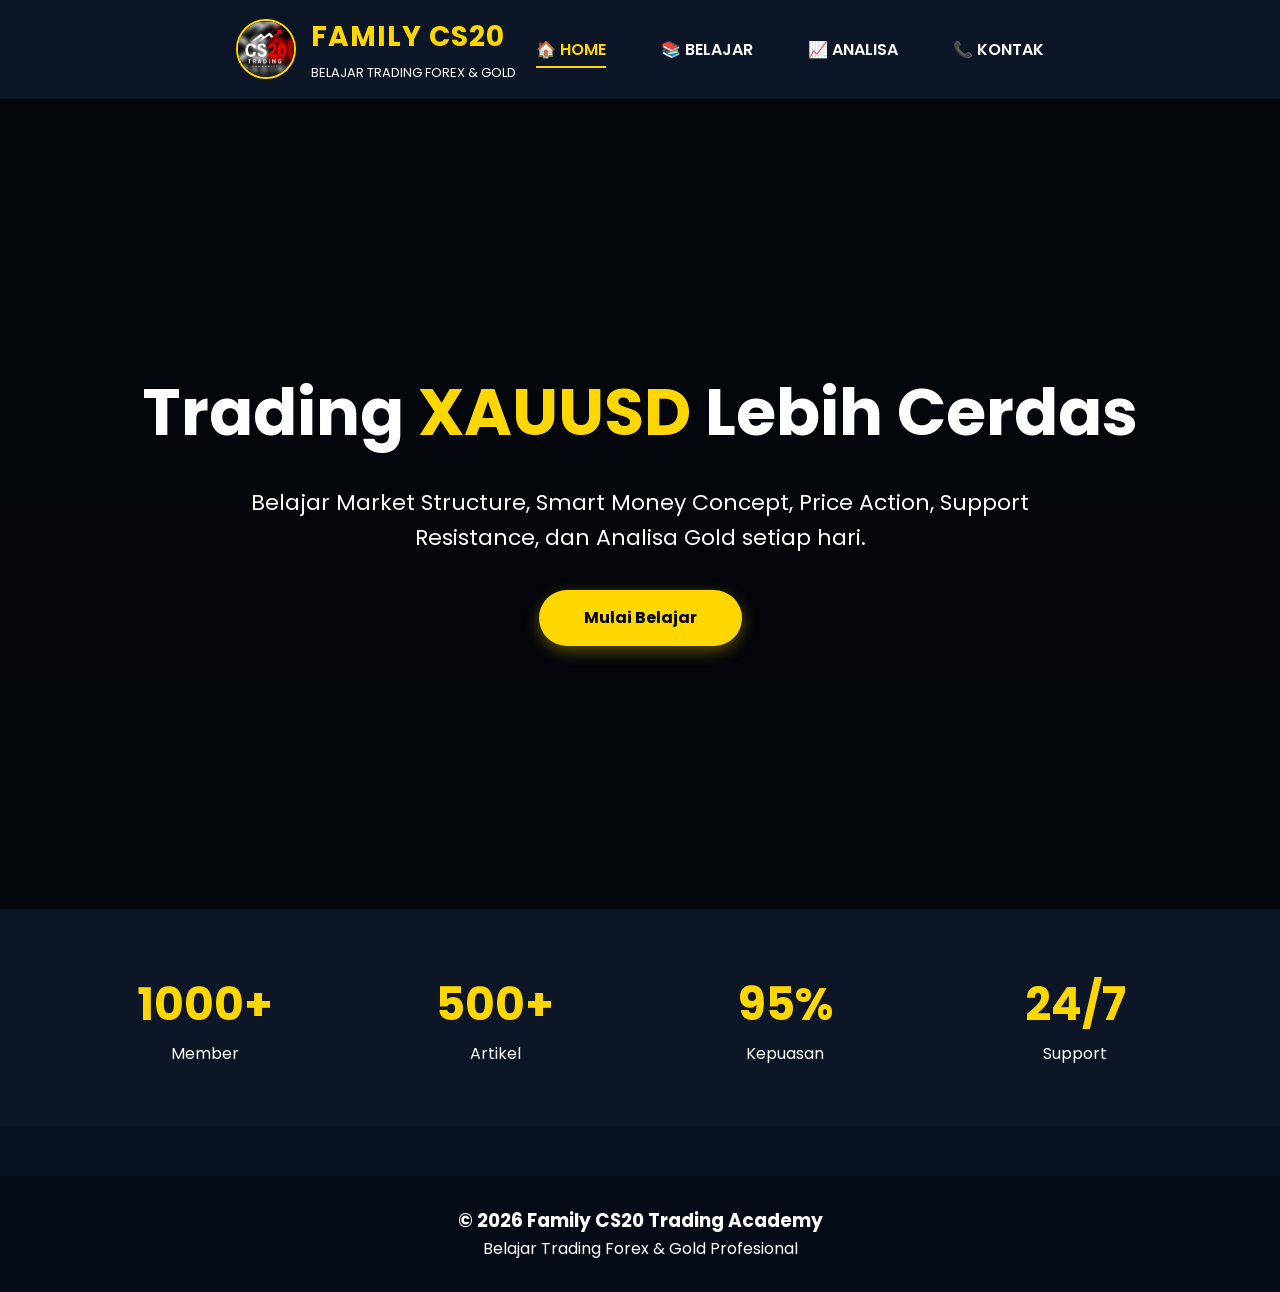
<file: index.html>
<!DOCTYPE html>
<html lang="id">
<head>
<meta charset="UTF-8">
<meta name="viewport" content="width=device-width, initial-scale=1.0">
<title>Family CS20 | Trading Academy</title>

<link href="https://fonts.googleapis.com/css2?family=Poppins:wght@300;500;700&display=swap" rel="stylesheet">
<link rel="stylesheet" href="assets/css/style.css">
<style>

*{
margin:0;
padding:0;
box-sizing:border-box;
font-family:Poppins,sans-serif;
}

body{
background:#08111f;
color:white;
}

header{
background:#0d1626;
padding:15px 5%;
position:sticky;
top:0;
z-index:999;
}

.header-container{
display:flex;
justify-content:space-between;
align-items:center;
max-width:1300px;
margin:auto;
position:relative;
}

.logo-area{
display:flex;
align-items:center;
gap:15px;
}

.logo-text{
display:flex;
flex-direction:column;
}

.logo-img{
width:60px;
height:60px;
border-radius:50%;
border:2px solid #FFD700;
}

.logo-text h1{
margin:0;
font-size:28px;
font-weight:700;
color:#FFD700;
letter-spacing:1px;
}

.logo-text p{
margin-top:3px;
font-size:13px;
color:#ffffff;
font-weight:400;
}

/* ===== MENU DESKTOP ===== */

nav{
display:flex;
align-items:center;
gap:35px;
margin-left:auto;
}

@media(max-width:768px){
nav{
margin-left:0;
}
}
nav a{
color:white;
text-decoration:none;
font-size:16px;
font-weight:600;
position:relative;
transition:.3s;
}

nav a::after{
content:"";
position:absolute;
left:0;
bottom:-6px;
width:0;
height:2px;
background:#FFD700;
transition:.3s;
}

nav a:hover::after,
nav a.active::after{
width:100%;
}

nav a:hover,
nav a.active{
color:#FFD700;
}

.menu-toggle{
display:none;
font-size:34px;
cursor:pointer;
color:#FFD700;
transition:.35s;
user-select:none;
z-index:1001;
}
/* ===== HP ===== */

/* ===== MENU HP ===== */

@media(max-width:768px){

.header-container{
position:relative;
}

.logo-text h1{
font-size:22px;
}

.logo-text p{
font-size:11px;
}

.menu-toggle{
display:block;
margin-right:18px;
font-size:34px;
}

.logo-area{
margin-left:0;
}

nav{
display:flex;
flex-direction:column;
position:fixed;
top:0;
left:-270px;
width:250px;
height:100vh;
background:#0d1626;
padding-top:90px;
transition:.35s;
box-shadow:5px 0 20px rgba(0,0,0,.45);
z-index:999;
}

nav.show{
left:0;
}

nav a{
padding:18px 25px;
border-bottom:1px solid rgba(255,255,255,.08);
font-size:16px;
}

nav a:last-child{
border-bottom:none;
}

}
.hero{

height:90vh;
display:flex;
justify-content:center;
align-items:center;
text-align:center;
flex-direction:column;

background:
linear-gradient(rgba(0,0,0,.65),rgba(0,0,0,.7)),
url("https://images.unsplash.com/photo-1642790106117-e829e14a795f?auto=format&fit=crop&w=1500&q=80");

background-size:cover;
background-position:center;

}

.hero h1{

font-size:65px;
margin-bottom:20px;

}

.hero span{

color:#ffd700;

}

.hero p{

font-size:22px;
width:70%;
margin-bottom:35px;

}

.btn{

display:inline-block;
background:#ffd700;
padding:15px 45px;
border-radius:50px;
text-decoration:none;
color:black;
font-weight:bold;
transition:all .3s ease;
box-shadow:0 5px 15px rgba(255,215,0,.35);

}

.btn:hover{

transform:translateY(-3px);
box-shadow:0 10px 25px rgba(255,215,0,.55);

}
.section{

padding:80px 10%;

}

.title{

text-align:center;
font-size:40px;
margin-bottom:50px;
color:#ffd700;

}

.cards{

display:grid;
grid-template-columns:repeat(auto-fit,minmax(280px,1fr));
gap:30px;

}

.card{

background:#111d31;
padding:35px;
border-radius:20px;
transition:.3s;

}

.card:hover{

transform:translateY(-10px);

}

.card h3{

margin-bottom:15px;
color:#ffd700;

}

.stats{

display:grid;
grid-template-columns:repeat(4,1fr);
text-align:center;
padding:60px;
background:#0d1626;

}

.stats h2{

font-size:45px;
color:#ffd700;

}

footer{

padding:30px;
text-align:center;
background:#050b16;

}

/* CSS BARU */

.card ul{
    margin-top:15px;
    margin-left:20px;
    line-height:1.8;
    color:#ddd;
}

.card li{
    margin-bottom:6px;
}

.btn-card{
    display:inline-block;
    margin-top:20px;
    padding:10px 20px;
    background:#ffd700;
    color:#000;
    text-decoration:none;
    border-radius:8px;
    font-weight:bold;
    transition:.3s;
}

.btn-card:hover{
    background:#ffea70;
    transform:translateY(-2px);
}

/* BATAS */

@media(max-width:768px){

.hero h1{
font-size:40px;
}

.hero p{
width:90%;
font-size:18px;
}

.stats{
grid-template-columns:repeat(2,1fr);
gap:30px;
}

}

</style>

</head>

<body>

<header>
<div class="header-container">

<div class="menu-toggle" onclick="toggleMenu()" id="toggle">
☰
</div>

<div class="logo-area">

<img src="logo.jpeg" alt="Logo" class="logo-img">

<div class="logo-text">
<h1>FAMILY CS20</h1>
<p>BELAJAR TRADING FOREX & GOLD</p>
</div>

</div>

<nav id="menu">

<a href="index.html" class="active">🏠 HOME</a>
<a href="belajar.html">📚 BELAJAR</a>
<a href="analisa.html">📈 ANALISA</a>
<a href="kontak.html">📞 KONTAK</a>

</nav>

</div>

</header>
<section class="hero">

<h1>Trading <span>XAUUSD</span> Lebih Cerdas</h1>

<p>
Belajar Market Structure, Smart Money Concept, Price Action,
Support Resistance, dan Analisa Gold setiap hari.
</p>

<a class="btn" href="belajar.html">
Mulai Belajar
</a>

</section>

</div>

</section>

<section class="stats">

<div>

<h2>1000+</h2>

<p>Member</p>

</div>

<div>

<h2>500+</h2>

<p>Artikel</p>

</div>

<div>

<h2>95%</h2>

<p>Kepuasan</p>

</div>

<div>

<h2>24/7</h2>

<p>Support</p>

</div>

</section>

<footer>

<h3>© 2026 Family CS20 Trading Academy</h3>

<p>Belajar Trading Forex & Gold Profesional</p>

</footer>

<script>
const menu=document.getElementById("menu");
const toggle=document.getElementById("toggle");

function toggleMenu(){

menu.classList.toggle("show");

if(menu.classList.contains("show")){
toggle.innerHTML="✕";
}else{
toggle.innerHTML="☰";
}

}
</script>

</body>
</html>
</file>
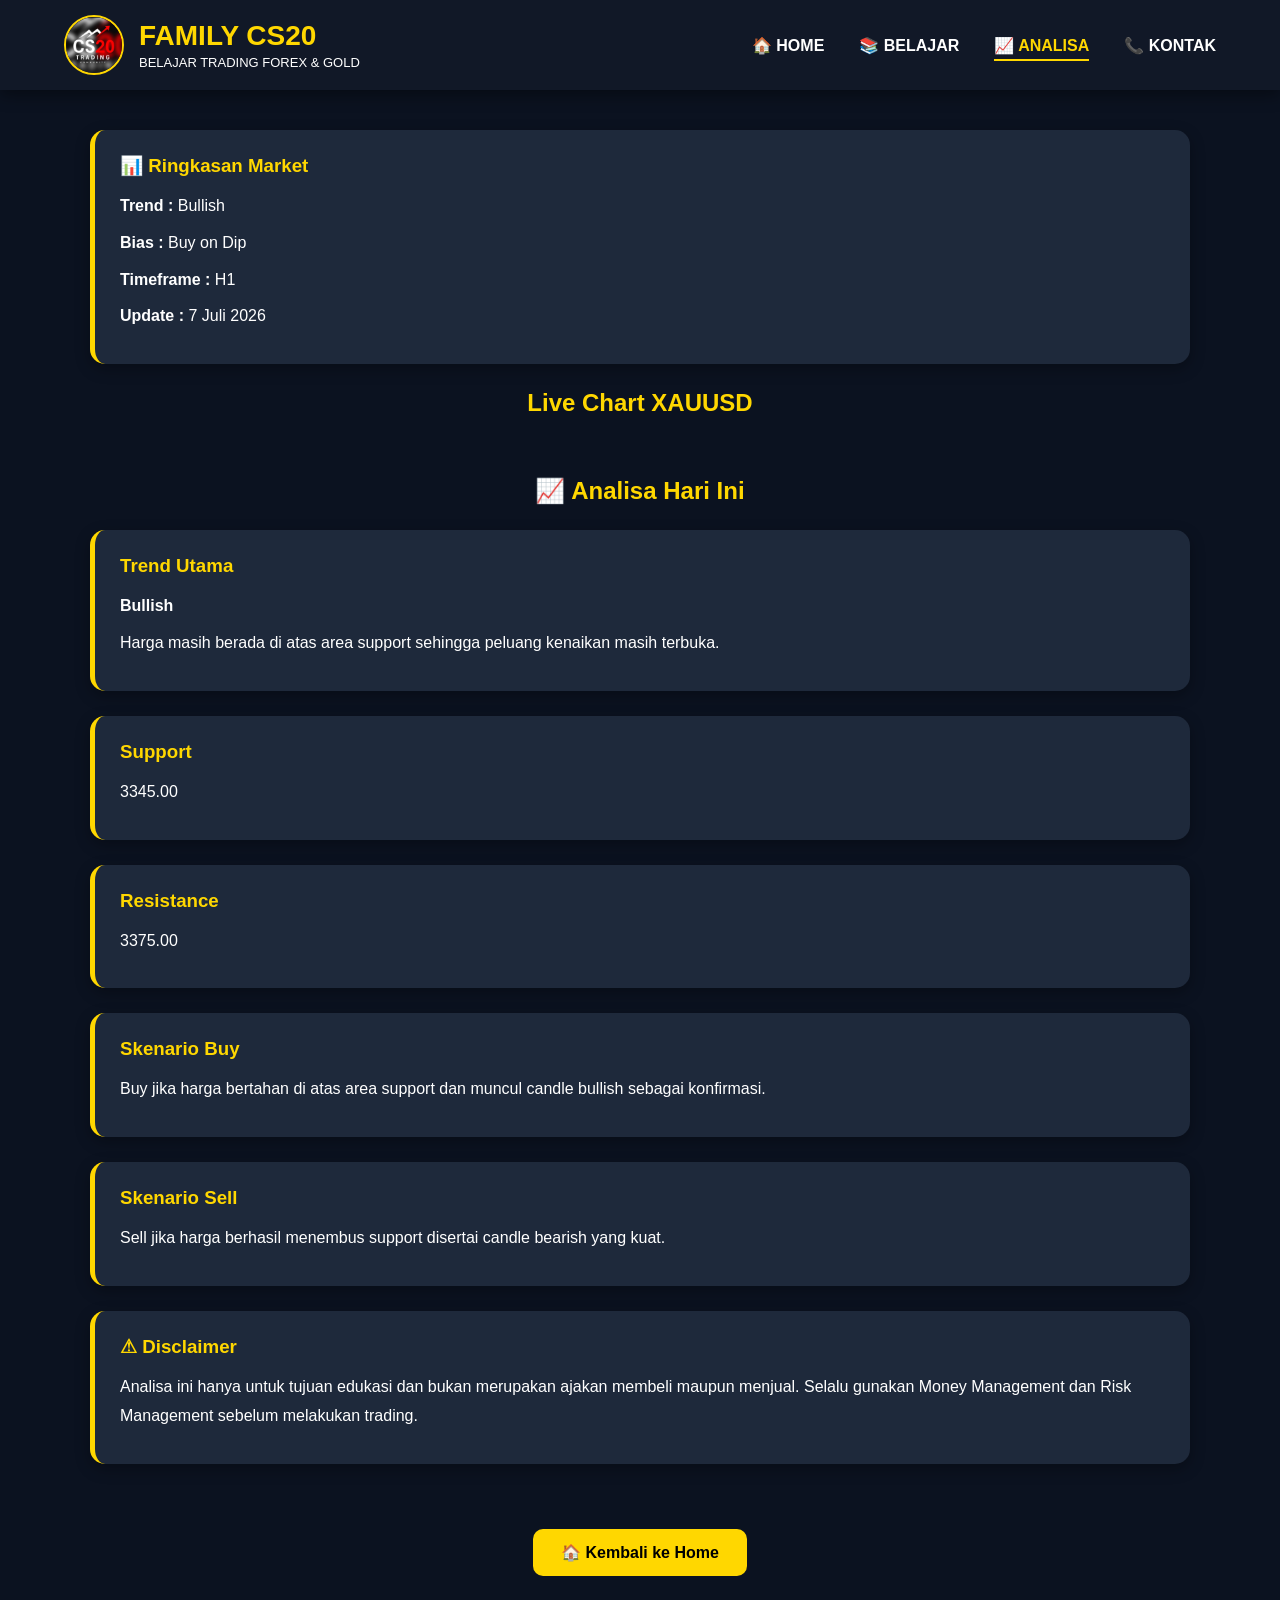
<file: analisa.html>
<!DOCTYPE html>
<html lang="id">
<head>
<meta charset="UTF-8">
<meta name="viewport" content="width=device-width, initial-scale=1.0">
<title>Analisa XAUUSD | Family CS20</title>

<style>
*{
    margin:0;
    padding:0;
    box-sizing:border-box;
}

body{
    font-family:Arial, Helvetica, sans-serif;
    background:#0b1220;
    color:#fff;
}
    header{
background:#111827;
padding:15px 5%;
position:sticky;
top:0;
z-index:1000;
box-shadow:0 5px 15px rgba(0,0,0,.4);
}
/* ===== HEADER ===== */

.header-container{
display:flex;
align-items:center;
justify-content:space-between;
max-width:1300px;
margin:auto;
position:relative;
}

.logo-area{
display:flex;
align-items:center;
gap:15px;
}

.logo-img{
width:60px;
height:60px;
border-radius:50%;
border:2px solid #FFD700;
}

.logo-text h1{
margin:0;
font-size:28px;
color:#FFD700;
}

.logo-text p{
margin-top:3px;
font-size:13px;
color:#fff;
}

nav{
display:flex;
gap:35px;
margin-left:auto;
align-items:center;
}

nav a,
nav a:visited{
color:#fff;
text-decoration:none;
font-weight:600;
position:relative;
transition:.3s;
}

nav a::after{
content:"";
position:absolute;
left:0;
bottom:-6px;
width:0;
height:2px;
background:#FFD700;
transition:.3s;
}

nav a:hover,
nav a.active{
color:#FFD700;
}

nav a:hover::after,
nav a.active::after{
width:100%;
}
.menu-toggle{
display:none;
font-size:34px;
cursor:pointer;
color:#FFD700;
width:40px;
text-align:center;
font-weight:bold;
transition:.3s;
user-select:none;
z-index:1002;
}

#overlay{
display:none;
position:fixed;
top:0;
left:0;
width:100%;
height:100%;
background:rgba(0,0,0,.45);
z-index:998;
}

#overlay.show{
display:block;
}

.container{
    width:90%;
    max-width:1100px;
    margin:auto;
    padding:40px 0;
}

h2{
    color:gold;
    text-align:center;
    margin-bottom:25px;
}

.card{
    background:#1e293b;
    border-left:5px solid gold;
    border-radius:15px;
    padding:25px;
    margin-bottom:25px;
    transition:.3s;
    box-shadow:0 5px 15px rgba(0,0,0,.3);
}

.card:hover{
    transform:translateY(-5px);
    box-shadow:0 0 20px rgba(255,215,0,.25);
}

.card h3{
    color:gold;
    margin-bottom:15px;
}

.card p{
    line-height:1.8;
    margin-bottom:8px;
}

.tradingview-widget-container{
    border-radius:15px;
    overflow:hidden;
    box-shadow:0 0 20px rgba(255,215,0,.15);
    margin-bottom:35px;
}

.btn{
    display:inline-block;
    padding:14px 28px;
    background:gold;
    color:#000;
    text-decoration:none;
    font-weight:bold;
    border-radius:10px;
    transition:.3s;
}

.btn:hover{
    background:#ffd700;
    transform:scale(1.05);
}

.footer-btn{
    text-align:center;
    padding-bottom:40px;
}

@media(max-width:768px){
.header-container{
position:relative;
}

.menu-toggle{
display:block;
margin-right:18px;
font-size:34px;
}

.logo-text h1{
font-size:22px;
}

.logo-text p{
font-size:11px;
}

nav{
display:flex;
flex-direction:column;
position:fixed;
top:0;
left:-270px;
width:250px;
height:100vh;
background:#111827;
padding-top:90px;
transition:.35s;
box-shadow:5px 0 20px rgba(0,0,0,.45);
z-index:999;
}

nav.show{
left:0;
}

nav a{
padding:18px 25px;
}
    nav a::after{
content:"";
position:absolute;
left:0;
bottom:-6px;
width:0;
height:2px;
background:#FFD700;
transition:.3s;
}

nav a:hover::after,
nav a.active::after{
width:100%;
}
header h1{
    font-size:26px;
}

.card{
    padding:20px;
}

}
</style>

</head>
<body>

<header>

<div class="header-container">

    <div class="menu-toggle" id="toggle" onclick="toggleMenu()">
        ☰
    </div>

    <div class="logo-area">
        <img src="logo.jpeg" class="logo-img" alt="Logo">

        <div class="logo-text">
            <h1>FAMILY CS20</h1>
            <p>BELAJAR TRADING FOREX & GOLD</p>
        </div>
    </div>

    <nav id="menu">
        <a href="index.html">🏠 HOME</a>
        <a href="belajar.html">📚 BELAJAR</a>
        <a href="analisa.html" class="active">📈 ANALISA</a>
        <a href="kontak.html">📞 KONTAK</a>
    </nav>

</div>

<div id="overlay" onclick="toggleMenu()"></div>

</header>

<div class="container">

    <div class="card">
        <h3>📊 Ringkasan Market</h3>

        <p><strong>Trend :</strong> Bullish</p>
        <p><strong>Bias :</strong> Buy on Dip</p>
        <p><strong>Timeframe :</strong> H1</p>
        <p><strong>Update :</strong> 7 Juli 2026</p>
    </div>

    <h2>Live Chart XAUUSD</h2>

    <div class="tradingview-widget-container">

        <div id="tradingview_chart"></div>

        <script src="https://s3.tradingview.com/tv.js"></script>

        <script>
        new TradingView.widget({
            width:"100%",
            height:600,
            symbol:"OANDA:XAUUSD",
            interval:"15",
            timezone:"Asia/Jakarta",
            theme:"dark",
            style:"1",
            locale:"id",
            toolbar_bg:"#111827",
            enable_publishing:false,
            allow_symbol_change:true,
            container_id:"tradingview_chart"
        });
        </script>

    </div>

    <h2>📈 Analisa Hari Ini</h2>

    <div class="card">
        <h3>Trend Utama</h3>
        <p><strong>Bullish</strong></p>
        <p>Harga masih berada di atas area support sehingga peluang kenaikan masih terbuka.</p>
    </div>

    <div class="card">
        <h3>Support</h3>
        <p>3345.00</p>
    </div>

    <div class="card">
        <h3>Resistance</h3>
        <p>3375.00</p>
    </div>

    <div class="card">
        <h3>Skenario Buy</h3>
        <p>Buy jika harga bertahan di atas area support dan muncul candle bullish sebagai konfirmasi.</p>
    </div>

    <div class="card">
        <h3>Skenario Sell</h3>
        <p>Sell jika harga berhasil menembus support disertai candle bearish yang kuat.</p>
    </div>

    <div class="card">
        <h3>⚠ Disclaimer</h3>
        <p>
            Analisa ini hanya untuk tujuan edukasi dan bukan merupakan ajakan membeli maupun menjual.
            Selalu gunakan Money Management dan Risk Management sebelum melakukan trading.
        </p>
    </div>

</div>

<div class="footer-btn">
    <a href="index.html" class="btn">🏠 Kembali ke Home</a>
</div>
<script>
const menu = document.getElementById("menu");
const toggle = document.getElementById("toggle");
const overlay = document.getElementById("overlay");

function toggleMenu(){

menu.classList.toggle("show");
overlay.classList.toggle("show");

if(menu.classList.contains("show")){
toggle.textContent="✕";
}else{
toggle.textContent="☰";
}

}

document.querySelectorAll("#menu a").forEach(link=>{
link.addEventListener("click",()=>{
menu.classList.remove("show");
overlay.classList.remove("show");
toggle.textContent="☰";
});
});
</script>
</body>
</html>
</file>
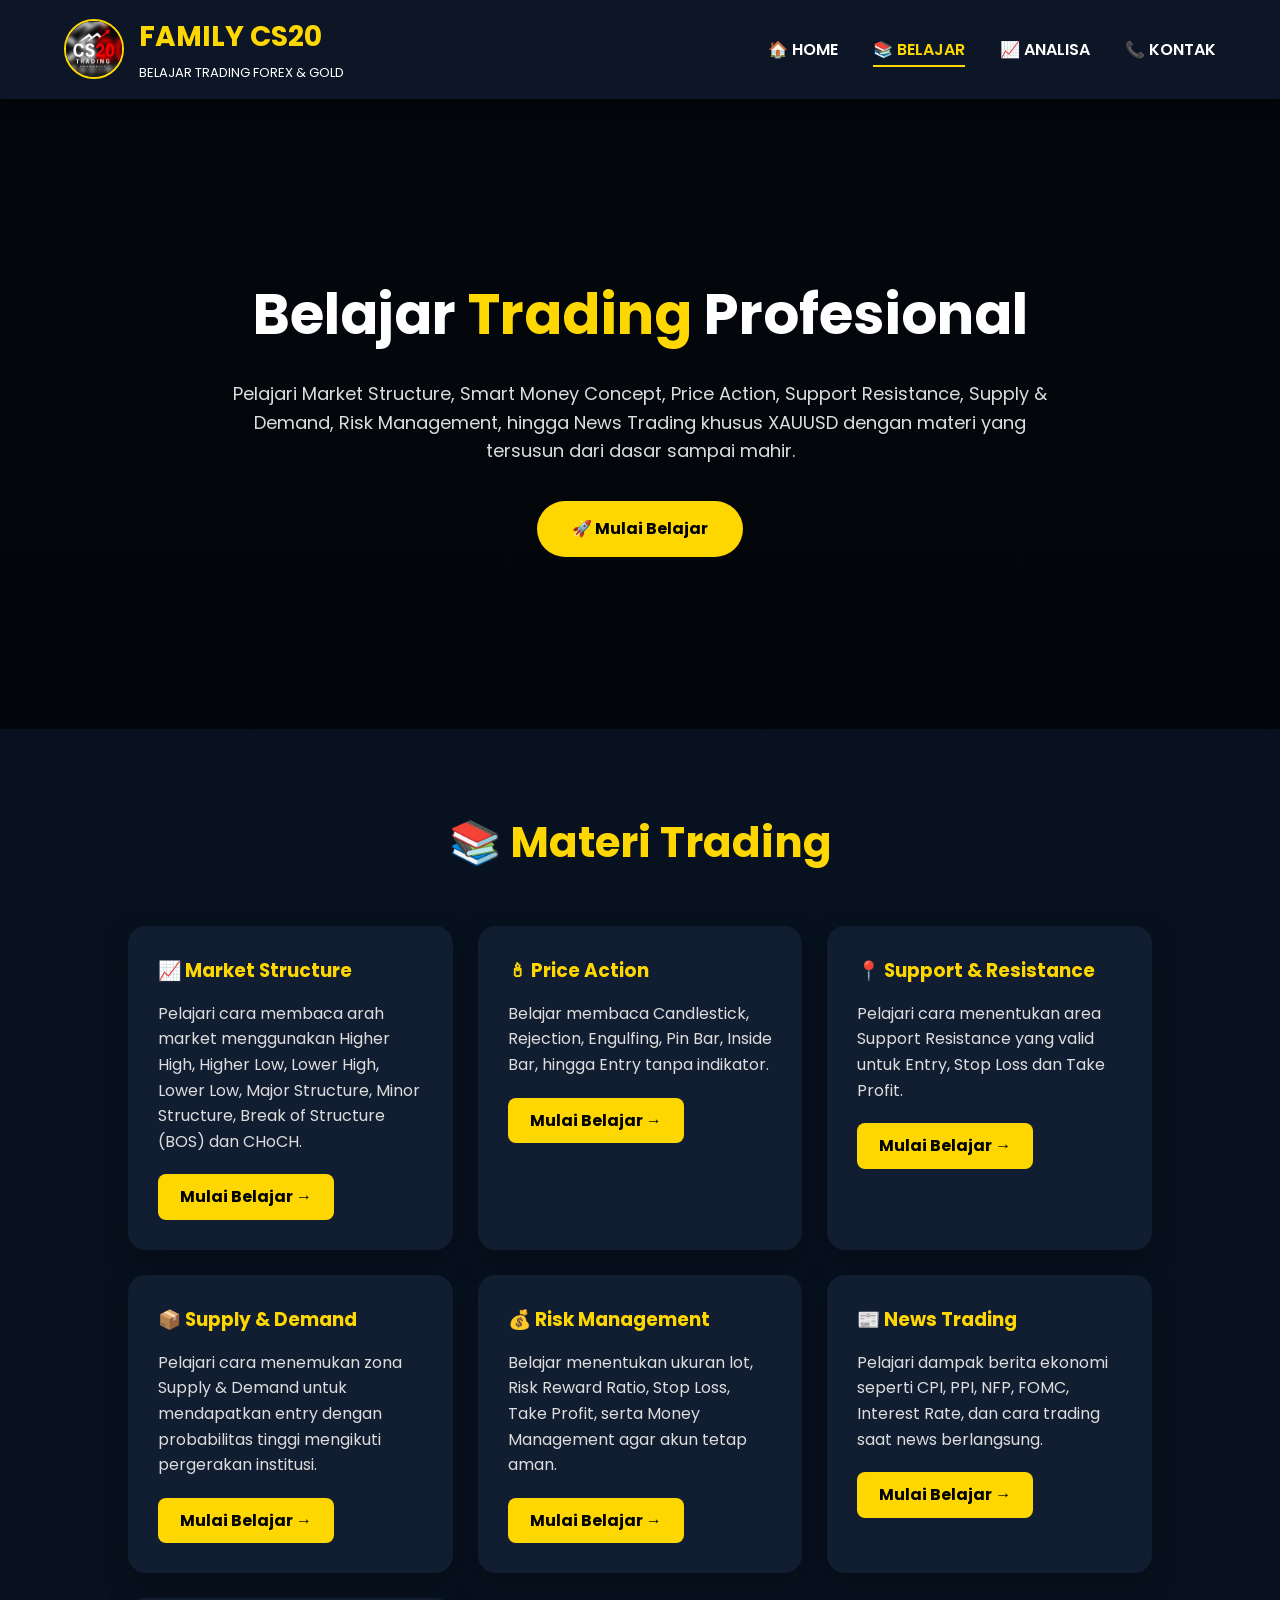
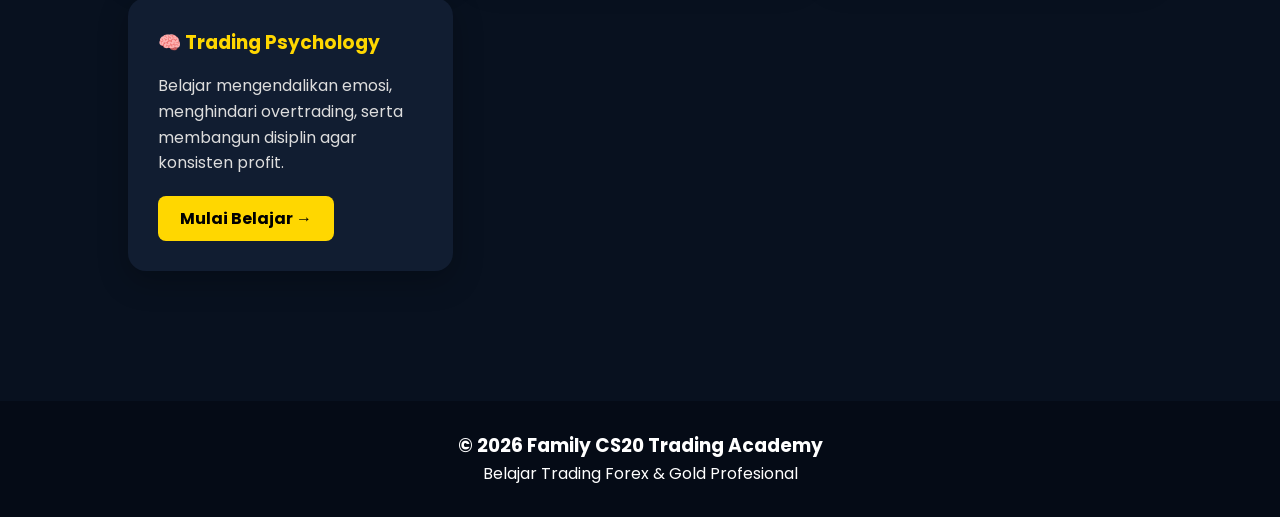
<file: belajar.html>
<!DOCTYPE html>
<html lang="id">
<head>

<meta charset="UTF-8">
<meta name="viewport" content="width=device-width, initial-scale=1.0">

<title>Belajar Trading | Family CS20</title>

<link href="https://fonts.googleapis.com/css2?family=Poppins:wght@300;400;500;600;700;800&display=swap" rel="stylesheet">

<style>

*{
margin:0;
padding:0;
box-sizing:border-box;
font-family:'Poppins',sans-serif;
}

body{
background:#08111f;
color:#fff;
line-height:1.6;
}

/* HEADER */

header{
background:#0d1626;
padding:15px 5%;
position:sticky;
top:0;
z-index:1000;
box-shadow:0 5px 15px rgba(0,0,0,.4);
}

.header-container{
max-width:1300px;
margin:auto;
display:flex;
align-items:center;
justify-content:space-between;
position:relative;
}

.logo-area{
display:flex;
align-items:center;
gap:15px;
}

.logo-img{
width:60px;
height:60px;
border-radius:50%;
border:2px solid #FFD700;
}

.logo-text h1{
font-size:28px;
color:#FFD700;
}

.logo-text p{
font-size:13px;
margin-top:3px;
}

nav{
display:flex;
gap:35px;
margin-left:auto;
}

nav a{
color:#fff;
text-decoration:none;
font-weight:600;
position:relative;
transition:.3s;
}

nav a:hover,
nav a.active{
color:#FFD700;
}

nav a::after{
content:"";
position:absolute;
left:0;
bottom:-5px;
width:0;
height:2px;
background:#FFD700;
transition:.3s;
}

nav a:hover::after,
nav a.active::after{
width:100%;
}

.menu-toggle{
display:none;
font-size:34px;
cursor:pointer;
color:#FFD700;
z-index:1002;
user-select:none;
}

#overlay{
display:none;
position:fixed;
top:0;
left:0;
width:100%;
height:100%;
background:rgba(0,0,0,.45);
z-index:998;
}

#overlay.show{
display:block;
}

/* HERO */

.hero{
min-height:70vh;
display:flex;
flex-direction:column;
justify-content:center;
align-items:center;
text-align:center;
padding:80px 10%;
background:
linear-gradient(rgba(0,0,0,.65),rgba(0,0,0,.7)),
url("https://images.unsplash.com/photo-1642790106117-e829e14a795f?auto=format&fit=crop&w=1600&q=80");
background-size:cover;
background-position:center;
}

.hero h1{
font-size:56px;
margin-bottom:20px;
}

.hero span{
color:#FFD700;
}

.hero p{
max-width:850px;
font-size:18px;
margin-bottom:35px;
color:#ddd;
}

.btn{
display:inline-block;
background:#FFD700;
color:#000;
padding:15px 35px;
border-radius:50px;
text-decoration:none;
font-weight:bold;
transition:.3s;
}

.btn:hover{
transform:translateY(-3px);
}

.section{
padding:80px 10%;
}

.title{
text-align:center;
font-size:42px;
margin-bottom:50px;
color:#FFD700;
}

.grid{
display:grid;
grid-template-columns:repeat(auto-fit,minmax(280px,1fr));
gap:25px;
}

.card{
background:#111d31;
padding:30px;
border-radius:18px;
transition:.3s;
box-shadow:0 10px 30px rgba(0,0,0,.25);
}

.card:hover{
transform:translateY(-8px);
}

.card h3{
color:#FFD700;
margin-bottom:15px;
}

.card p{
color:#ddd;
}

.btn-card{
display:inline-block;
margin-top:20px;
padding:10px 22px;
background:#FFD700;
color:#000;
text-decoration:none;
font-weight:bold;
border-radius:8px;
}

footer{
background:#050b16;
padding:30px;
text-align:center;
margin-top:50px;
}

@media(max-width:768px){

.menu-toggle{
display:block;
}

.logo-text h1{
font-size:22px;
}

.logo-text p{
font-size:11px;
}

nav{
display:flex;
flex-direction:column;
position:fixed;
top:0;
left:-270px;
width:250px;
height:100vh;
background:#0d1626;
padding-top:90px;
transition:.35s;
z-index:999;
}

nav.show{
left:0;
}

nav a{
padding:18px 25px;
width:100%;
}

.hero h1{
font-size:38px;
}

.hero p{
font-size:16px;
}

.title{
font-size:32px;
}

}

</style>

</head>

<body>

<header>

<div class="header-container">

<div class="menu-toggle" id="toggle" onclick="toggleMenu()">
☰
</div>

<div class="logo-area">

<img src="logo.jpeg" class="logo-img">

<div class="logo-text">
<h1>FAMILY CS20</h1>
<p>BELAJAR TRADING FOREX & GOLD</p>
</div>

</div>

<nav id="menu">

<a href="index.html">🏠 HOME</a>
<a href="belajar.html" class="active">📚 BELAJAR</a>
<a href="analisa.html">📈 ANALISA</a>
<a href="kontak.html">📞 KONTAK</a>

</nav>

</div>

<div id="overlay" onclick="toggleMenu()"></div>

</header>
<section class="hero">

<h1>
Belajar <span>Trading</span> Profesional
</h1>

<p>
Pelajari Market Structure, Smart Money Concept, Price Action,
Support Resistance, Supply & Demand, Risk Management,
hingga News Trading khusus XAUUSD dengan materi yang
tersusun dari dasar sampai mahir.
</p>

<a href="#materi" class="btn">
🚀 Mulai Belajar
</a>

</section>

<section class="section" id="materi">

<h2 class="title">
📚 Materi Trading
</h2>

<div class="grid">

<div class="card">

<h3>📈 Market Structure</h3>

<p>
Pelajari cara membaca arah market menggunakan Higher High,
Higher Low, Lower High, Lower Low,
Major Structure, Minor Structure,
Break of Structure (BOS) dan CHoCH.
</p>

<a href="market-structure.html" class="btn-card">
Mulai Belajar →
</a>

</div>

<div class="card">

<h3>🕯 Price Action</h3>

<p>
Belajar membaca Candlestick,
Rejection, Engulfing,
Pin Bar, Inside Bar,
hingga Entry tanpa indikator.
</p>

<a href="price-action.html" class="btn-card">
Mulai Belajar →
</a>

</div>

<div class="card">

<h3>📍 Support & Resistance</h3>

<p>
Pelajari cara menentukan area Support Resistance
yang valid untuk Entry,
Stop Loss dan Take Profit.
</p>

<a href="snr.html" class="btn-card">
Mulai Belajar →
</a>

</div>
<div class="card">

<h3>📦 Supply & Demand</h3>

<p>
Pelajari cara menemukan zona Supply & Demand
untuk mendapatkan entry dengan probabilitas tinggi
mengikuti pergerakan institusi.
</p>

<a href="supply-demand.html" class="btn-card">
Mulai Belajar →
</a>

</div>

<div class="card">

<h3>💰 Risk Management</h3>

<p>
Belajar menentukan ukuran lot,
Risk Reward Ratio,
Stop Loss,
Take Profit,
serta Money Management agar akun tetap aman.
</p>

<a href="risk-management.html" class="btn-card">
Mulai Belajar →
</a>

</div>

<div class="card">

<h3>📰 News Trading</h3>

<p>
Pelajari dampak berita ekonomi seperti
CPI, PPI, NFP, FOMC,
Interest Rate,
dan cara trading saat news berlangsung.
</p>

<a href="news-trading.html" class="btn-card">
Mulai Belajar →
</a>

</div>

<div class="card">

<h3>🧠 Trading Psychology</h3>

<p>
Belajar mengendalikan emosi,
menghindari overtrading,
serta membangun disiplin agar konsisten profit.
</p>

<a href="psychology.html" class="btn-card">
Mulai Belajar →
</a>

</div>

</div>

</section>
<footer>

<h3>© 2026 Family CS20 Trading Academy</h3>

<p>
Belajar Trading Forex & Gold Profesional
</p>

</footer>

<script>

const menu=document.getElementById("menu");
const toggle=document.getElementById("toggle");
const overlay=document.getElementById("overlay");

function toggleMenu(){

menu.classList.toggle("show");
overlay.classList.toggle("show");

if(menu.classList.contains("show")){
toggle.textContent="✕";
}else{
toggle.textContent="☰";
}

}

document.querySelectorAll("#menu a").forEach(link=>{

link.addEventListener("click",()=>{

menu.classList.remove("show");
overlay.classList.remove("show");
toggle.textContent="☰";

});

});

window.addEventListener("resize",()=>{

if(window.innerWidth>768){

menu.classList.remove("show");
overlay.classList.remove("show");
toggle.textContent="☰";

}

});

</script>

</body>
</html>
</file>
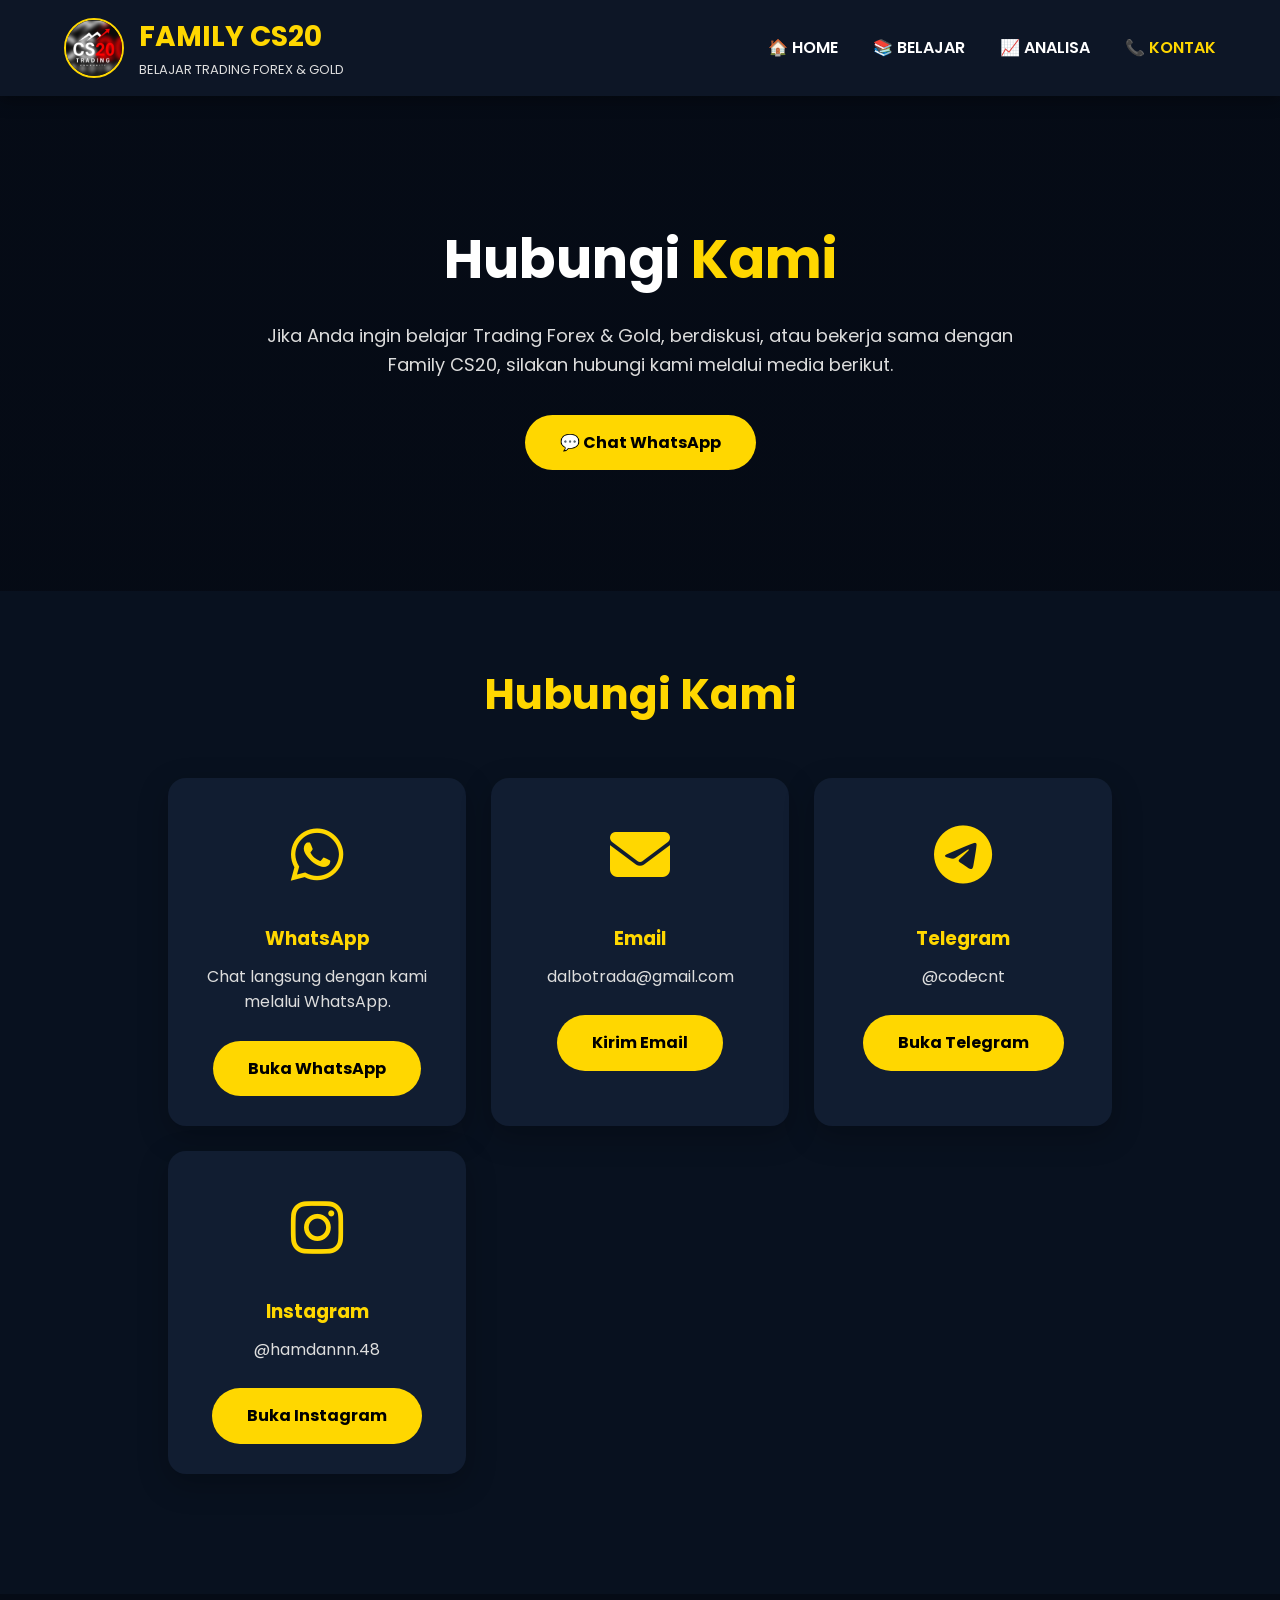
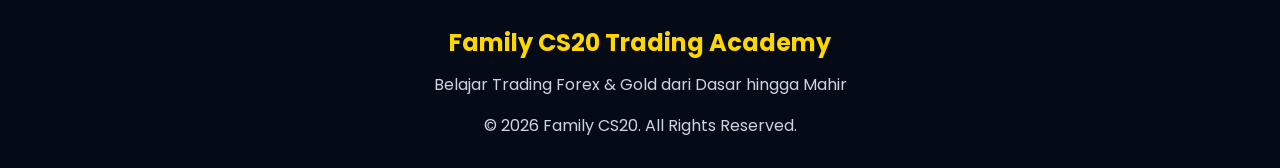
<file: kontak.html>
<!DOCTYPE html>
<html lang="id">
<head>

<meta charset="UTF-8">
<meta name="viewport" content="width=device-width, initial-scale=1.0">

<title>Kontak | Family CS20</title>

<link href="https://fonts.googleapis.com/css2?family=Poppins:wght@300;400;500;600;700;800&display=swap" rel="stylesheet">

<style>

*{
margin:0;
padding:0;
box-sizing:border-box;
font-family:'Poppins',sans-serif;
}

body{
background:#08111f;
color:#fff;
line-height:1.6;
}

/* ================= HEADER ================= */

header{
background:#0d1626;
padding:15px 5%;
position:sticky;
top:0;
z-index:1000;
box-shadow:0 5px 15px rgba(0,0,0,.35);
}

.header-container{
max-width:1300px;
margin:auto;
display:flex;
align-items:center;
justify-content:space-between;
}

.logo-area{
display:flex;
align-items:center;
gap:15px;
}

.logo-img{
width:60px;
height:60px;
border-radius:50%;
border:2px solid #FFD700;
}

.logo-text h1{
font-size:28px;
color:#FFD700;
}

.logo-text p{
font-size:13px;
color:#ddd;
}

nav{
display:flex;
gap:35px;
margin-left:auto;
}

nav a{
color:#fff;
text-decoration:none;
font-weight:600;
transition:.3s;
}

nav a:hover,
nav a.active{
color:#FFD700;
}

.menu-toggle{
display:none;
font-size:34px;
cursor:pointer;
color:#FFD700;
user-select:none;
z-index:1002;
}

#overlay{
display:none;
position:fixed;
top:0;
left:0;
width:100%;
height:100%;
background:rgba(0,0,0,.5);
z-index:998;
}

#overlay.show{
display:block;
}

/* ================= HERO ================= */

.hero{

min-height:55vh;

display:flex;

flex-direction:column;

justify-content:center;

align-items:center;

text-align:center;

padding:80px 10%;

background:
linear-gradient(rgba(5,10,20,.82),rgba(5,10,20,.90)),
url("https://images.unsplash.com/photo-1611974789855-9c2a0a7236a3?auto=format&fit=crop&w=1800&q=80");
background-size:cover;
background-position:center;

background-size:cover;

background-position:center;

}

.hero h1{

font-size:54px;

margin-bottom:20px;

}

.hero span{

color:#FFD700;

}

.hero p{

max-width:800px;

font-size:18px;

color:#ddd;

margin-bottom:35px;

}

.btn{

display:inline-block;

padding:15px 35px;

background:#FFD700;

color:#000;

font-weight:bold;

text-decoration:none;

border-radius:50px;

transition:.3s;

}

.btn:hover{

transform:translateY(-3px);

}

/* ================= CONTENT ================= */

.container{

max-width:1200px;

margin:auto;

padding:70px 10%;

}

.grid{

display:grid;

grid-template-columns:repeat(auto-fit,minmax(250px,1fr));

gap:25px;

}

.card{

background:#111d31;

padding:30px;

border-radius:18px;

text-align:center;

box-shadow:0 10px 30px rgba(0,0,0,.25);

transition:.3s;

}

.card:hover{

transform:translateY(-8px);

}

.card h3{

color:#FFD700;

margin:20px 0 10px;

}

.card p{

color:#ddd;

}

.icon{
font-size:60px;
margin-bottom:20px;
color:#FFD700;
transition:.3s;
}

.card:hover .icon{
transform:scale(1.15) rotate(5deg);
color:#ffffff;
}

footer{

background:#050b16;

padding:30px;

text-align:center;

margin-top:50px;

color:#cbd5e1;

}

/* ================= MOBILE ================= */

@media(max-width:768px){

.menu-toggle{

display:block;

}

.logo-text h1{

font-size:22px;

}

.logo-text p{

font-size:11px;

}

nav{

display:flex;

flex-direction:column;

position:fixed;

top:0;

left:-270px;

width:250px;

height:100vh;

background:#0d1626;

padding-top:90px;

transition:.35s;

z-index:999;

}

nav.show{

left:0;

}

nav a{

padding:18px 25px;

}

.hero h1{

font-size:38px;

}

.hero p{

font-size:16px;

}

}

</style>

<link rel="stylesheet" href="https://cdnjs.cloudflare.com/ajax/libs/font-awesome/6.7.2/css/all.min.css">

</head>

<body>

<header>

<div class="header-container">

<div class="menu-toggle" id="toggle" onclick="toggleMenu()">☰</div>

<div class="logo-area">

<img src="logo.jpeg" class="logo-img">

<div class="logo-text">

<h1>FAMILY CS20</h1>

<p>BELAJAR TRADING FOREX & GOLD</p>

</div>

</div>

<nav id="menu">

<a href="index.html">🏠 HOME</a>

<a href="belajar.html">📚 BELAJAR</a>

<a href="analisa.html">📈 ANALISA</a>

<a href="kontak.html" class="active">📞 KONTAK</a>

</nav>

</div>

<div id="overlay" onclick="toggleMenu()"></div>

</header>
<!-- ================= HERO ================= -->

<section class="hero">

<h1>
Hubungi <span>Kami</span>
</h1>

<p>
Jika Anda ingin belajar Trading Forex & Gold, berdiskusi,
atau bekerja sama dengan Family CS20,
silakan hubungi kami melalui media berikut.
</p>

<a href="https://wa.me/6285879379423" target="_blank" class="btn">
💬 Chat WhatsApp
</a>

</section>

<!-- ================= KONTAK ================= -->

<section class="container">

<h2 style="text-align:center;font-size:42px;color:#FFD700;margin-bottom:50px;">
Hubungi Kami
</h2>

<div class="grid">

<!-- WhatsApp -->

<div class="card">

<div class="icon">
<i class="fa-brands fa-whatsapp"></i>
</div>

<h3>WhatsApp</h3>

<p>
Chat langsung dengan kami melalui WhatsApp.
</p>

<br>

<a class="btn"
href="https://wa.me/6285879379423"
target="_blank">
Buka WhatsApp
</a>

</div>

<!-- Email -->

<div class="card">

<div class="icon">
<i class="fa-solid fa-envelope"></i>
</div>

<h3>Email</h3>

<p>
dalbotrada@gmail.com
</p>

<br>

<a class="btn"
href="mailto:dalbotrada@gmail.com">
Kirim Email
</a>

</div>

<!-- Telegram -->

<div class="card">

<div class="icon">
<i class="fa-brands fa-telegram"></i>
</div>

<h3>Telegram</h3>

<p>
@codecnt
</p>

<br>

<a class="btn"
href="https://t.me/codecnt"
target="_blank">
Buka Telegram
</a>

</div>

<!-- Instagram -->

<div class="card">

<div class="icon">
<i class="fa-brands fa-instagram"></i>
</div>

<h3>Instagram</h3>

<p>
@hamdannn.48
</p>

<br>

<a class="btn"
href="https://instagram.com/hamdannn.48"
target="_blank">
Buka Instagram
</a>

</div>

</div>

</section>

<!-- ================= FOOTER ================= -->

<footer>

<h2 style="color:#FFD700;">
Family CS20 Trading Academy
</h2>

<p style="margin-top:10px;">
Belajar Trading Forex & Gold dari Dasar hingga Mahir
</p>

<p style="margin-top:15px;">
© 2026 Family CS20. All Rights Reserved.
</p>

</footer>
<script>

const menu=document.getElementById("menu");
const toggle=document.getElementById("toggle");
const overlay=document.getElementById("overlay");

function toggleMenu(){

menu.classList.toggle("show");
overlay.classList.toggle("show");

if(menu.classList.contains("show")){
toggle.innerHTML="✕";
}else{
toggle.innerHTML="☰";
}

}

document.querySelectorAll("#menu a").forEach(link=>{

link.addEventListener("click",()=>{

menu.classList.remove("show");
overlay.classList.remove("show");
toggle.innerHTML="☰";

});

});

window.addEventListener("resize",()=>{

if(window.innerWidth>768){

menu.classList.remove("show");
overlay.classList.remove("show");
toggle.innerHTML="☰";

}

});

</script>

</body>
</html>
</file>
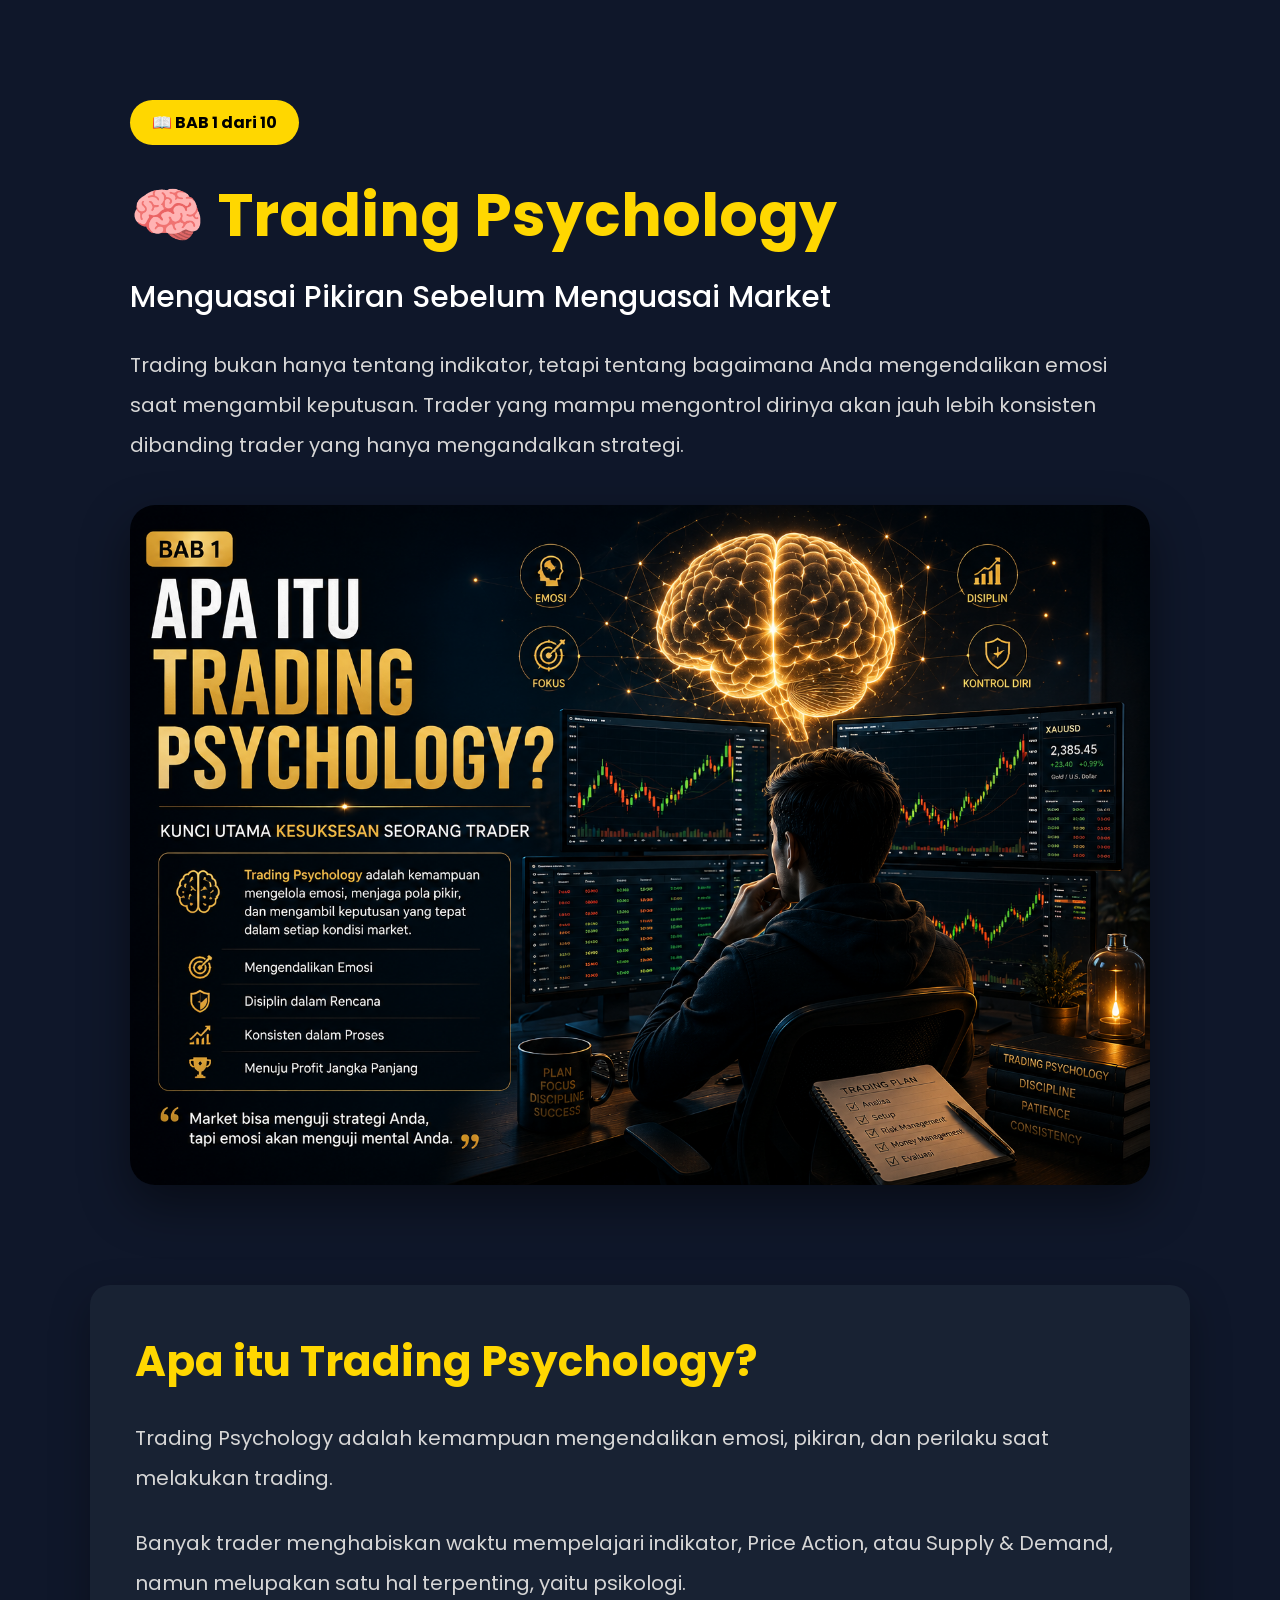
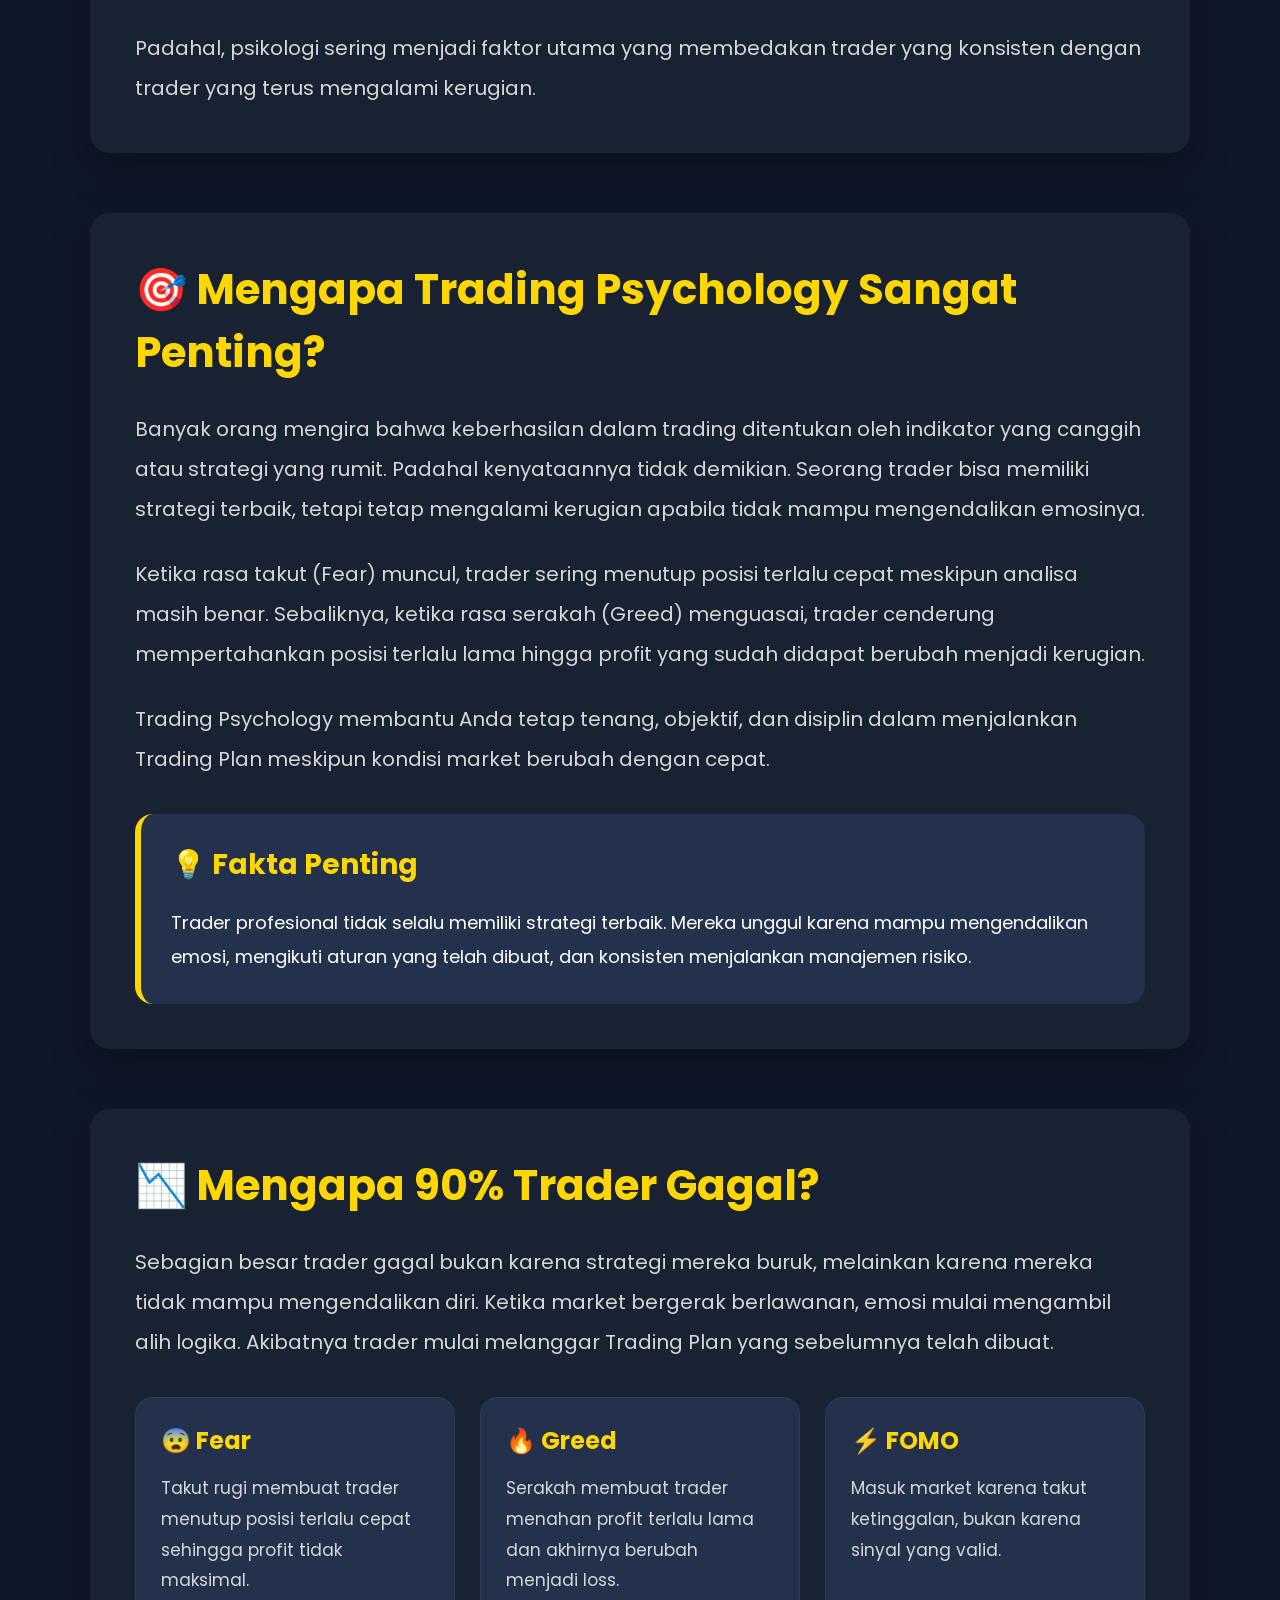
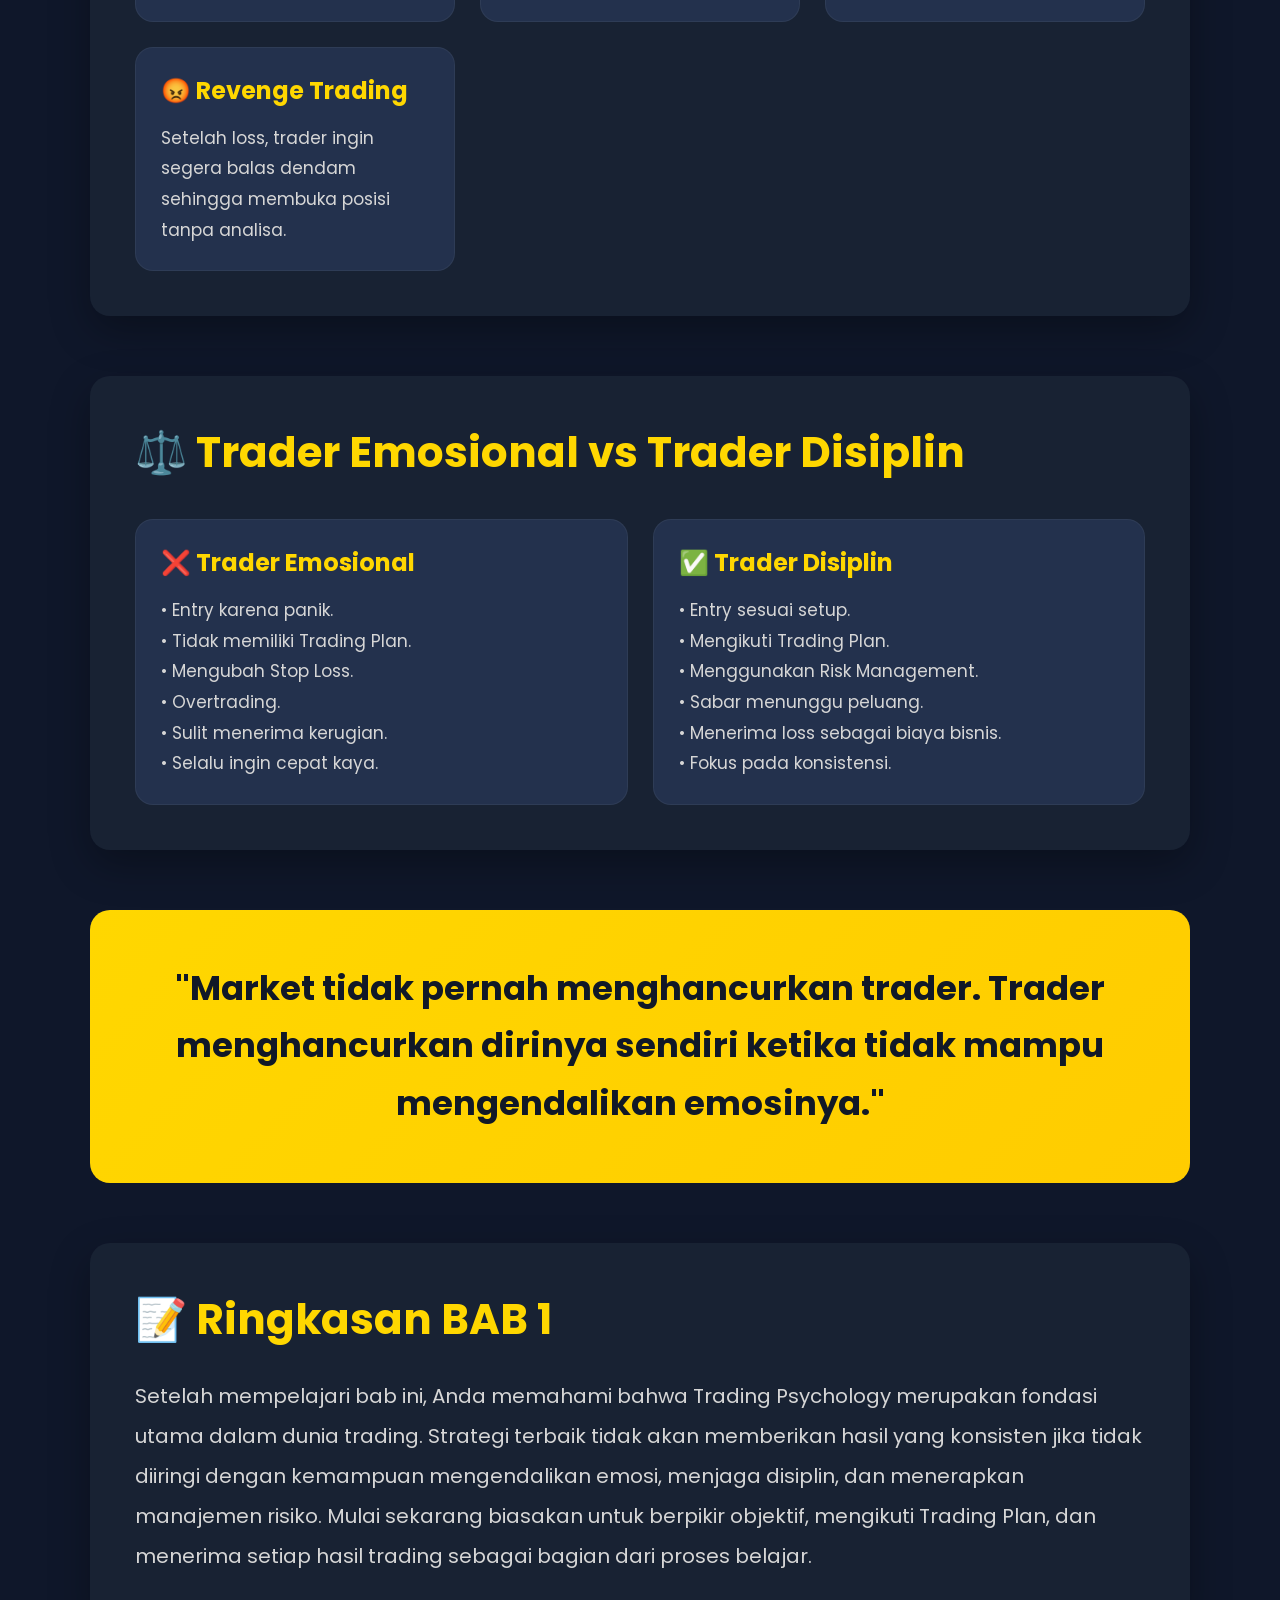
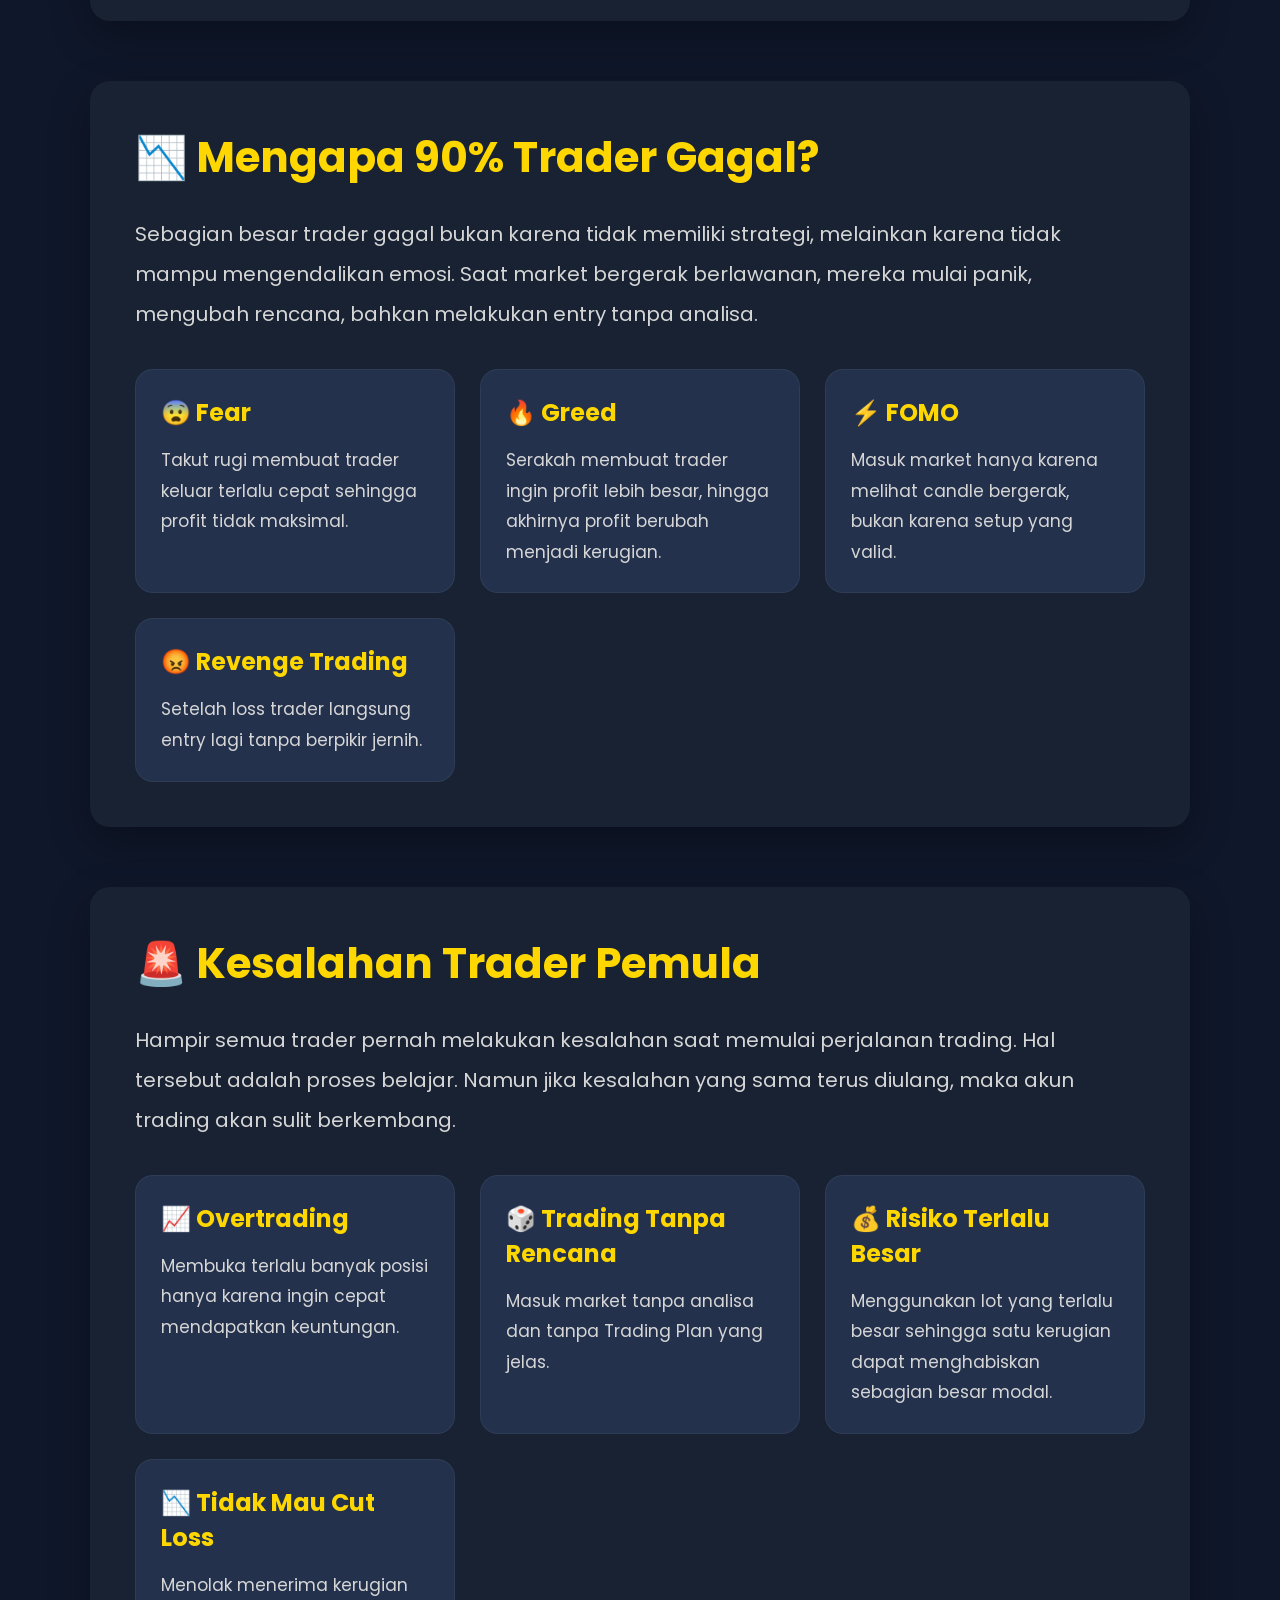
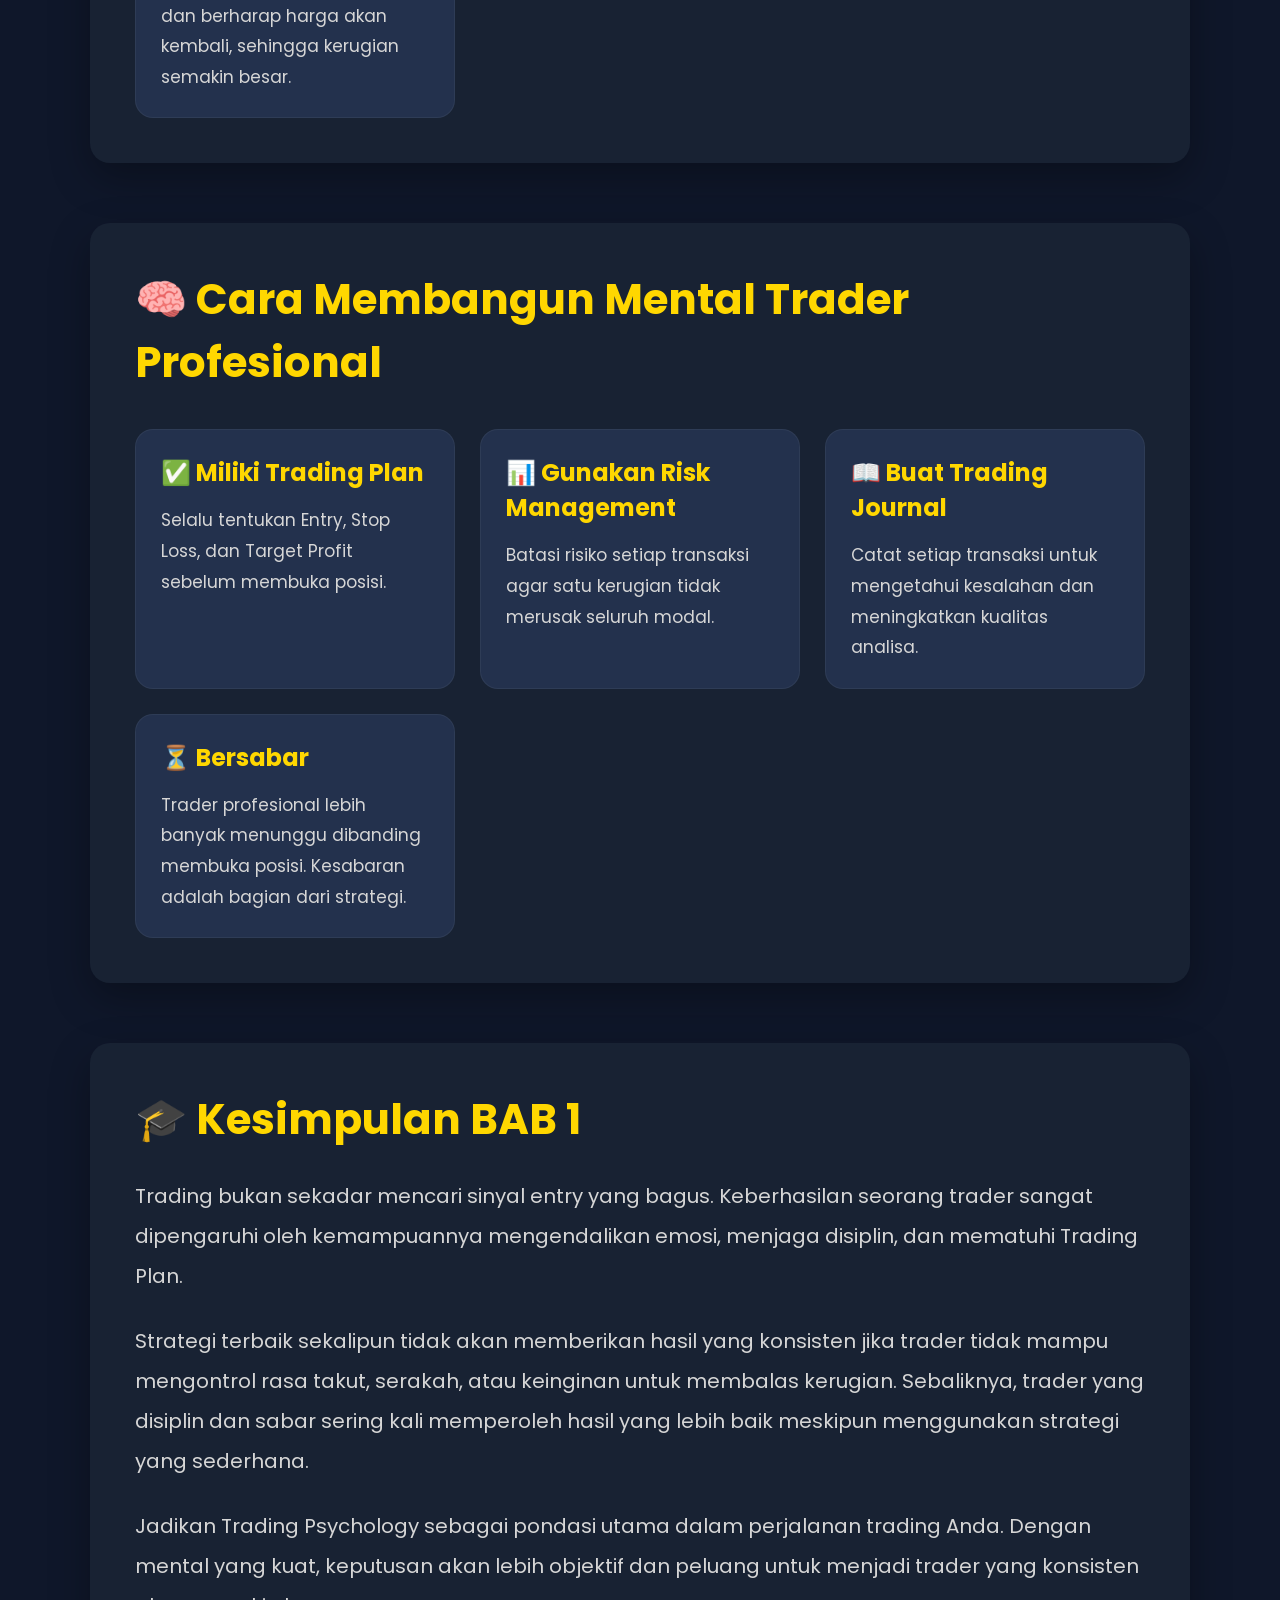
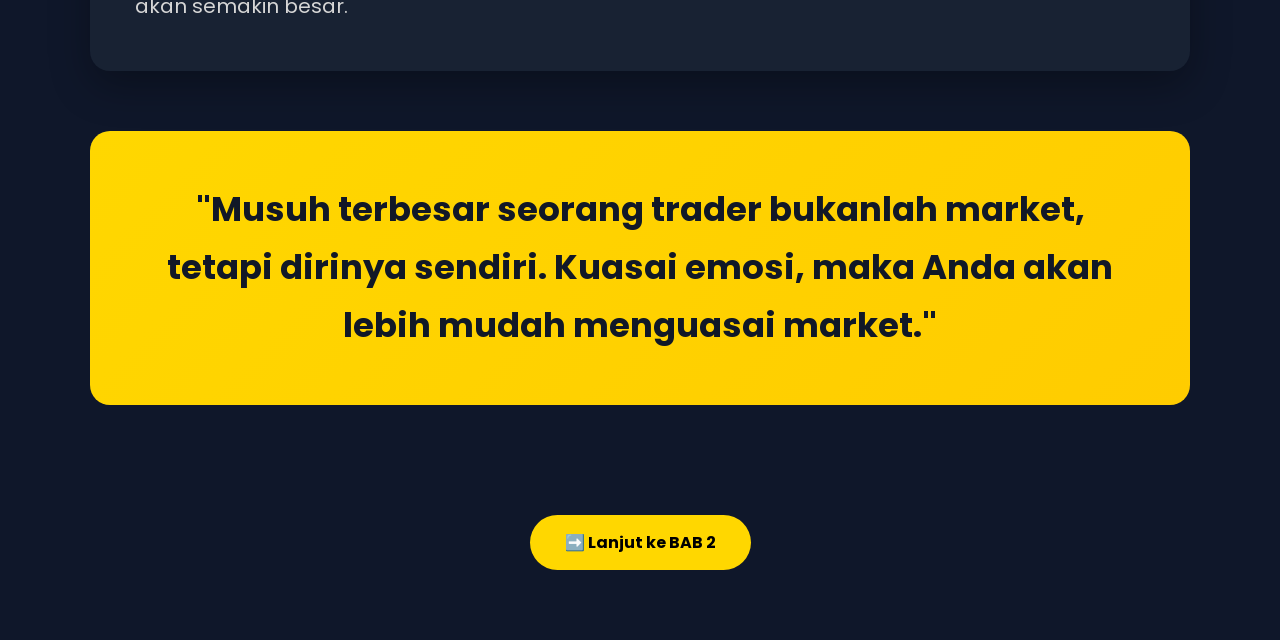
<file: psychology.html>
<!DOCTYPE html>
<html lang="id">

<head>
    <meta charset="UTF-8">
    <meta name="viewport" content="width=device-width, initial-scale=1.0">

    <title>Trading Psychology | Family CS20</title>

    <!-- Google Font -->
    <link rel="preconnect" href="https://fonts.googleapis.com">
    <link rel="preconnect" href="https://fonts.gstatic.com" crossorigin>
    <link href="https://fonts.googleapis.com/css2?family=Poppins:wght@300;400;500;600;700;800&display=swap" rel="stylesheet">

    <style>
        * {
            margin: 0;
            padding: 0;
            box-sizing: border-box;
        }

        body {
            font-family: 'Poppins', sans-serif;
            background: #0f172a;
            color: #ffffff;
        }

       .hero{
    max-width:1100px;
    margin:60px auto;
    padding:40px;
}

        .badge {
            display: inline-block;
            background: #FFD700;
            color: #000;
            padding: 10px 22px;
            border-radius: 30px;
            font-weight: 700;
            margin-bottom: 25px;
        }

        .hero h1 {
            font-size: 60px;
            color: #FFD700;
            margin-bottom: 15px;
        }

        .hero h2 {
            font-size: 30px;
            color: #ffffff;
            font-weight: 500;
            margin-bottom: 25px;
        }

        .hero p {
            font-size: 20px;
            line-height: 2;
            color: #d6d6d6;
            margin-bottom: 40px;
        }

        .hero img {
            width: 100%;
            display: block;
            border-radius: 25px;
            box-shadow: 0 20px 50px rgba(0, 0, 0, .45);
        }

     .content{
    max-width:1100px;
    margin:60px auto;
    padding:45px;
    background:#182233;
    border-radius:20px;
    box-shadow:0 15px 40px rgba(0,0,0,.30);
}
        .content h2 {
            font-size: 42px;
            color: #FFD700;
            margin-bottom: 25px;
        }

        .content p {
            font-size: 20px;
            line-height: 2;
            color: #d6d6d6;
        }
        /* ========================= */
/* INFO BOX */
/* ========================= */

.info-box{
    background:#23314d;
    border-left:6px solid #FFD700;
    border-radius:18px;
    padding:30px;
    margin-top:35px;
}

.info-box h3{
    color:#FFD700;
    font-size:28px;
    margin-bottom:20px;
}

.info-box p{
    color:#ffffff;
    font-size:18px;
    line-height:1.9;
}

  /* ========================= */
/* CARD GRID */
/* ========================= */

.grid{
    display:grid;
    grid-template-columns:repeat(auto-fit,minmax(240px,1fr));
    gap:25px;
    margin-top:35px;
}

.card{
    background:#23314d;
    border-radius:18px;
    padding:25px;
    transition:.3s;
    border:1px solid rgba(255,255,255,.05);
}

.card:hover{
    transform:translateY(-8px);
    box-shadow:0 20px 40px rgba(0,0,0,.35);
}

.card h3{
    color:#FFD700;
    margin-bottom:15px;
    font-size:24px;
}

.card p{
    font-size:17px;
    line-height:1.8;
    color:#d6d6d6;
}

.quote-box{
    max-width:1100px;
    margin:60px auto;
    background:linear-gradient(135deg,#FFD700,#ffcc00);
    color:#111827;
    padding:50px;
    border-radius:20px;
    text-align:center;
}

.quote-box h2{
    color:#111827;
    font-size:34px;
    line-height:1.7;
}

.next-btn{
    display:inline-block;
    margin-top:40px;
    background:#FFD700;
    color:#000;
    padding:15px 35px;
    border-radius:40px;
    text-decoration:none;
    font-weight:bold;
    transition:.3s;
}

.next-btn:hover{
    background:#fff;
}
        
</style>
    
</head>

<body>

    <!-- ================= HERO ================= -->

    <section class="hero">

        <div class="badge">
            📖 BAB 1 dari 10
        </div>

        <h1>🧠 Trading Psychology</h1>

        <h2>Menguasai Pikiran Sebelum Menguasai Market</h2>

        <p>
            Trading bukan hanya tentang indikator,
            tetapi tentang bagaimana Anda mengendalikan emosi saat mengambil keputusan.
            Trader yang mampu mengontrol dirinya akan jauh lebih konsisten dibanding trader
            yang hanya mengandalkan strategi.
        </p>

        <img src="assets/psychology/bab1.webp" alt="Trading Psychology">

    </section>

    <!-- ================= ISI BAB ================= -->

    <section class="content">

        <h2>Apa itu Trading Psychology?</h2>

        <p>
            Trading Psychology adalah kemampuan mengendalikan emosi,
            pikiran, dan perilaku saat melakukan trading.
        </p>

        <br>

        <p>
            Banyak trader menghabiskan waktu mempelajari indikator,
            Price Action, atau Supply & Demand, namun melupakan satu hal
            terpenting, yaitu psikologi.
        </p>

        <br>

        <p>
            Padahal, psikologi sering menjadi faktor utama
            yang membedakan trader yang konsisten
            dengan trader yang terus mengalami kerugian.
        </p>

    </section>
<!-- ================= MENGAPA PENTING ================= -->

<section class="content">

<h2>🎯 Mengapa Trading Psychology Sangat Penting?</h2>

<p>

Banyak orang mengira bahwa keberhasilan dalam trading
ditentukan oleh indikator yang canggih atau strategi yang rumit.

Padahal kenyataannya tidak demikian.

Seorang trader bisa memiliki strategi terbaik,
tetapi tetap mengalami kerugian apabila tidak mampu
mengendalikan emosinya.

</p>

<br>

<p>

Ketika rasa takut (Fear) muncul,
trader sering menutup posisi terlalu cepat
meskipun analisa masih benar.

Sebaliknya,
ketika rasa serakah (Greed) menguasai,
trader cenderung mempertahankan posisi terlalu lama
hingga profit yang sudah didapat berubah menjadi kerugian.

</p>

<br>

<p>

Trading Psychology membantu Anda tetap tenang,
objektif,
dan disiplin dalam menjalankan Trading Plan
meskipun kondisi market berubah dengan cepat.

</p>

<div class="info-box">

<h3>💡 Fakta Penting</h3>

<p>

Trader profesional tidak selalu memiliki strategi terbaik.

Mereka unggul karena mampu mengendalikan emosi,
mengikuti aturan yang telah dibuat,
dan konsisten menjalankan manajemen risiko.

</p>

</div>

</section>
    <!-- ========================= -->
<!-- MENGAPA 90% TRADER GAGAL -->
<!-- ========================= -->

<section class="content">

<h2>📉 Mengapa 90% Trader Gagal?</h2>

<p>

Sebagian besar trader gagal bukan karena strategi mereka buruk,
melainkan karena mereka tidak mampu mengendalikan diri.

Ketika market bergerak berlawanan,
emosi mulai mengambil alih logika.

Akibatnya trader mulai melanggar Trading Plan
yang sebelumnya telah dibuat.

</p>

<div class="grid">

<div class="card">
<h3>😨 Fear</h3>
<p>
Takut rugi membuat trader menutup posisi terlalu cepat sehingga profit tidak maksimal.
</p>
</div>

<div class="card">
<h3>🔥 Greed</h3>
<p>
Serakah membuat trader menahan profit terlalu lama dan akhirnya berubah menjadi loss.
</p>
</div>

<div class="card">
<h3>⚡ FOMO</h3>
<p>
Masuk market karena takut ketinggalan, bukan karena sinyal yang valid.
</p>
</div>

<div class="card">
<h3>😡 Revenge Trading</h3>
<p>
Setelah loss, trader ingin segera balas dendam sehingga membuka posisi tanpa analisa.
</p>
</div>

</div>

</section>

<!-- ========================= -->
<!-- TRADER EMOSIONAL VS DISIPLIN -->
<!-- ========================= -->

<section class="content">

<h2>⚖️ Trader Emosional vs Trader Disiplin</h2>

<div class="grid">

<div class="card">
<h3>❌ Trader Emosional</h3>

<p>
• Entry karena panik.<br>
• Tidak memiliki Trading Plan.<br>
• Mengubah Stop Loss.<br>
• Overtrading.<br>
• Sulit menerima kerugian.<br>
• Selalu ingin cepat kaya.
</p>

</div>

<div class="card">

<h3>✅ Trader Disiplin</h3>

<p>
• Entry sesuai setup.<br>
• Mengikuti Trading Plan.<br>
• Menggunakan Risk Management.<br>
• Sabar menunggu peluang.<br>
• Menerima loss sebagai biaya bisnis.<br>
• Fokus pada konsistensi.
</p>

</div>

</div>

</section>

<!-- ========================= -->
<!-- QUOTE -->
<!-- ========================= -->

<section class="quote-box">

<h2>

"Market tidak pernah menghancurkan trader.
Trader menghancurkan dirinya sendiri ketika tidak mampu mengendalikan emosinya."

</h2>

</section>

<!-- ========================= -->
<!-- RINGKASAN -->
<!-- ========================= -->

<section class="content">

<h2>📝 Ringkasan BAB 1</h2>

<p>

Setelah mempelajari bab ini, Anda memahami bahwa Trading Psychology
merupakan fondasi utama dalam dunia trading.

Strategi terbaik tidak akan memberikan hasil yang konsisten
jika tidak diiringi dengan kemampuan mengendalikan emosi,
menjaga disiplin,
dan menerapkan manajemen risiko.

Mulai sekarang biasakan untuk berpikir objektif,
mengikuti Trading Plan,
dan menerima setiap hasil trading sebagai bagian dari proses belajar.

</p>

<center>

</a>

</center>

</section>
 <!-- ========================= -->
<!-- MENGAPA 90% TRADER GAGAL -->
<!-- ========================= -->

<section class="content">

<h2>📉 Mengapa 90% Trader Gagal?</h2>

<p>
Sebagian besar trader gagal bukan karena tidak memiliki strategi,
melainkan karena tidak mampu mengendalikan emosi.

Saat market bergerak berlawanan,
mereka mulai panik, mengubah rencana,
bahkan melakukan entry tanpa analisa.
</p>

<div class="grid">

<div class="card">
<h3>😨 Fear</h3>
<p>
Takut rugi membuat trader keluar terlalu cepat
sehingga profit tidak maksimal.
</p>
</div>

<div class="card">
<h3>🔥 Greed</h3>
<p>
Serakah membuat trader ingin profit lebih besar,
hingga akhirnya profit berubah menjadi kerugian.
</p>
</div>

<div class="card">
<h3>⚡ FOMO</h3>
<p>
Masuk market hanya karena melihat candle bergerak,
bukan karena setup yang valid.
</p>
</div>

<div class="card">
<h3>😡 Revenge Trading</h3>
<p>
Setelah loss trader langsung entry lagi
tanpa berpikir jernih.
</p>
</div>

</div>

</section>
  <!-- ========================= -->
<!-- KESALAHAN TRADER PEMULA -->
<!-- ========================= -->

<section class="content">

    <h2>🚨 Kesalahan Trader Pemula</h2>

    <p>
        Hampir semua trader pernah melakukan kesalahan saat memulai perjalanan trading.
        Hal tersebut adalah proses belajar. Namun jika kesalahan yang sama terus diulang,
        maka akun trading akan sulit berkembang.
    </p>

    <div class="grid">

        <div class="card">
            <h3>📈 Overtrading</h3>
            <p>
                Membuka terlalu banyak posisi hanya karena ingin cepat mendapatkan keuntungan.
            </p>
        </div>

        <div class="card">
            <h3>🎲 Trading Tanpa Rencana</h3>
            <p>
                Masuk market tanpa analisa dan tanpa Trading Plan yang jelas.
            </p>
        </div>

        <div class="card">
            <h3>💰 Risiko Terlalu Besar</h3>
            <p>
                Menggunakan lot yang terlalu besar sehingga satu kerugian dapat menghabiskan sebagian besar modal.
            </p>
        </div>

        <div class="card">
            <h3>📉 Tidak Mau Cut Loss</h3>
            <p>
                Menolak menerima kerugian dan berharap harga akan kembali, sehingga kerugian semakin besar.
            </p>
        </div>

    </div>

</section>
    <!-- ========================= -->
<!-- TIPS MEMBANGUN MENTAL -->
<!-- ========================= -->

<section class="content">

<h2>🧠 Cara Membangun Mental Trader Profesional</h2>

<div class="grid">

<div class="card">
<h3>✅ Miliki Trading Plan</h3>
<p>
Selalu tentukan Entry, Stop Loss, dan Target Profit sebelum membuka posisi.
</p>
</div>

<div class="card">
<h3>📊 Gunakan Risk Management</h3>
<p>
Batasi risiko setiap transaksi agar satu kerugian tidak merusak seluruh modal.
</p>
</div>

<div class="card">
<h3>📖 Buat Trading Journal</h3>
<p>
Catat setiap transaksi untuk mengetahui kesalahan dan meningkatkan kualitas analisa.
</p>
</div>

<div class="card">
<h3>⏳ Bersabar</h3>
<p>
Trader profesional lebih banyak menunggu dibanding membuka posisi.
Kesabaran adalah bagian dari strategi.
</p>
</div>

</div>

</section>
<!-- ========================= -->
<!-- KESIMPULAN BAB 1 -->
<!-- ========================= -->

<section class="content">

<h2>🎓 Kesimpulan BAB 1</h2>

<p>
Trading bukan sekadar mencari sinyal entry yang bagus.
Keberhasilan seorang trader sangat dipengaruhi oleh kemampuannya
mengendalikan emosi, menjaga disiplin, dan mematuhi Trading Plan.
</p>

<br>

<p>
Strategi terbaik sekalipun tidak akan memberikan hasil yang konsisten
jika trader tidak mampu mengontrol rasa takut, serakah, atau keinginan
untuk membalas kerugian. Sebaliknya, trader yang disiplin dan sabar
sering kali memperoleh hasil yang lebih baik meskipun menggunakan
strategi yang sederhana.
</p>

<br>

<p>
Jadikan Trading Psychology sebagai pondasi utama dalam perjalanan
trading Anda. Dengan mental yang kuat, keputusan akan lebih objektif
dan peluang untuk menjadi trader yang konsisten akan semakin besar.
</p>

</section>

<!-- ========================= -->
<!-- MOTIVASI -->
<!-- ========================= -->

<section class="quote-box">

<h2>
"Musuh terbesar seorang trader bukanlah market, tetapi dirinya sendiri.
Kuasai emosi, maka Anda akan lebih mudah menguasai market."
</h2>

</section>

<!-- ========================= -->
<!-- NAVIGASI BAB -->
<!-- ========================= -->

<section style="text-align:center; margin:70px 0;">

<a href="psychology2.html" class="next-btn">
➡️ Lanjut ke BAB 2
</a>

</section>
    
</body>

</html>
</file>
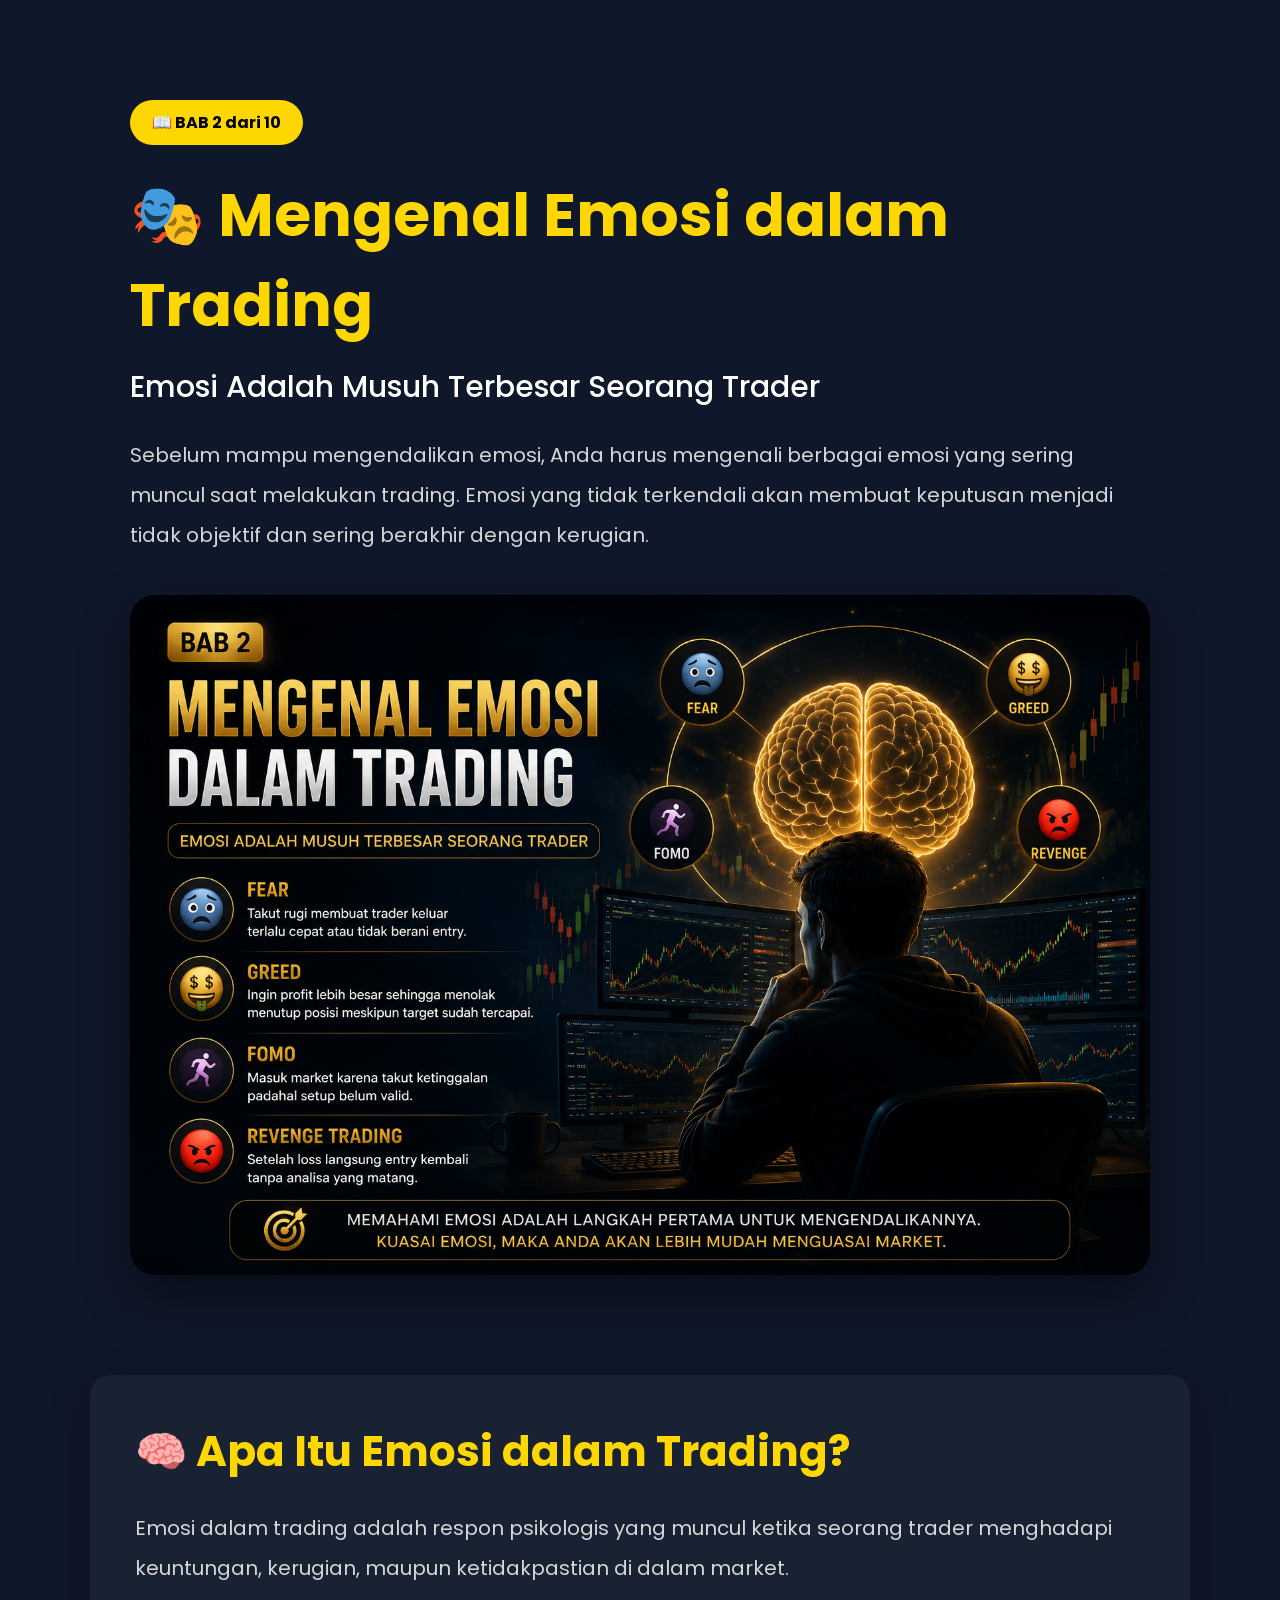
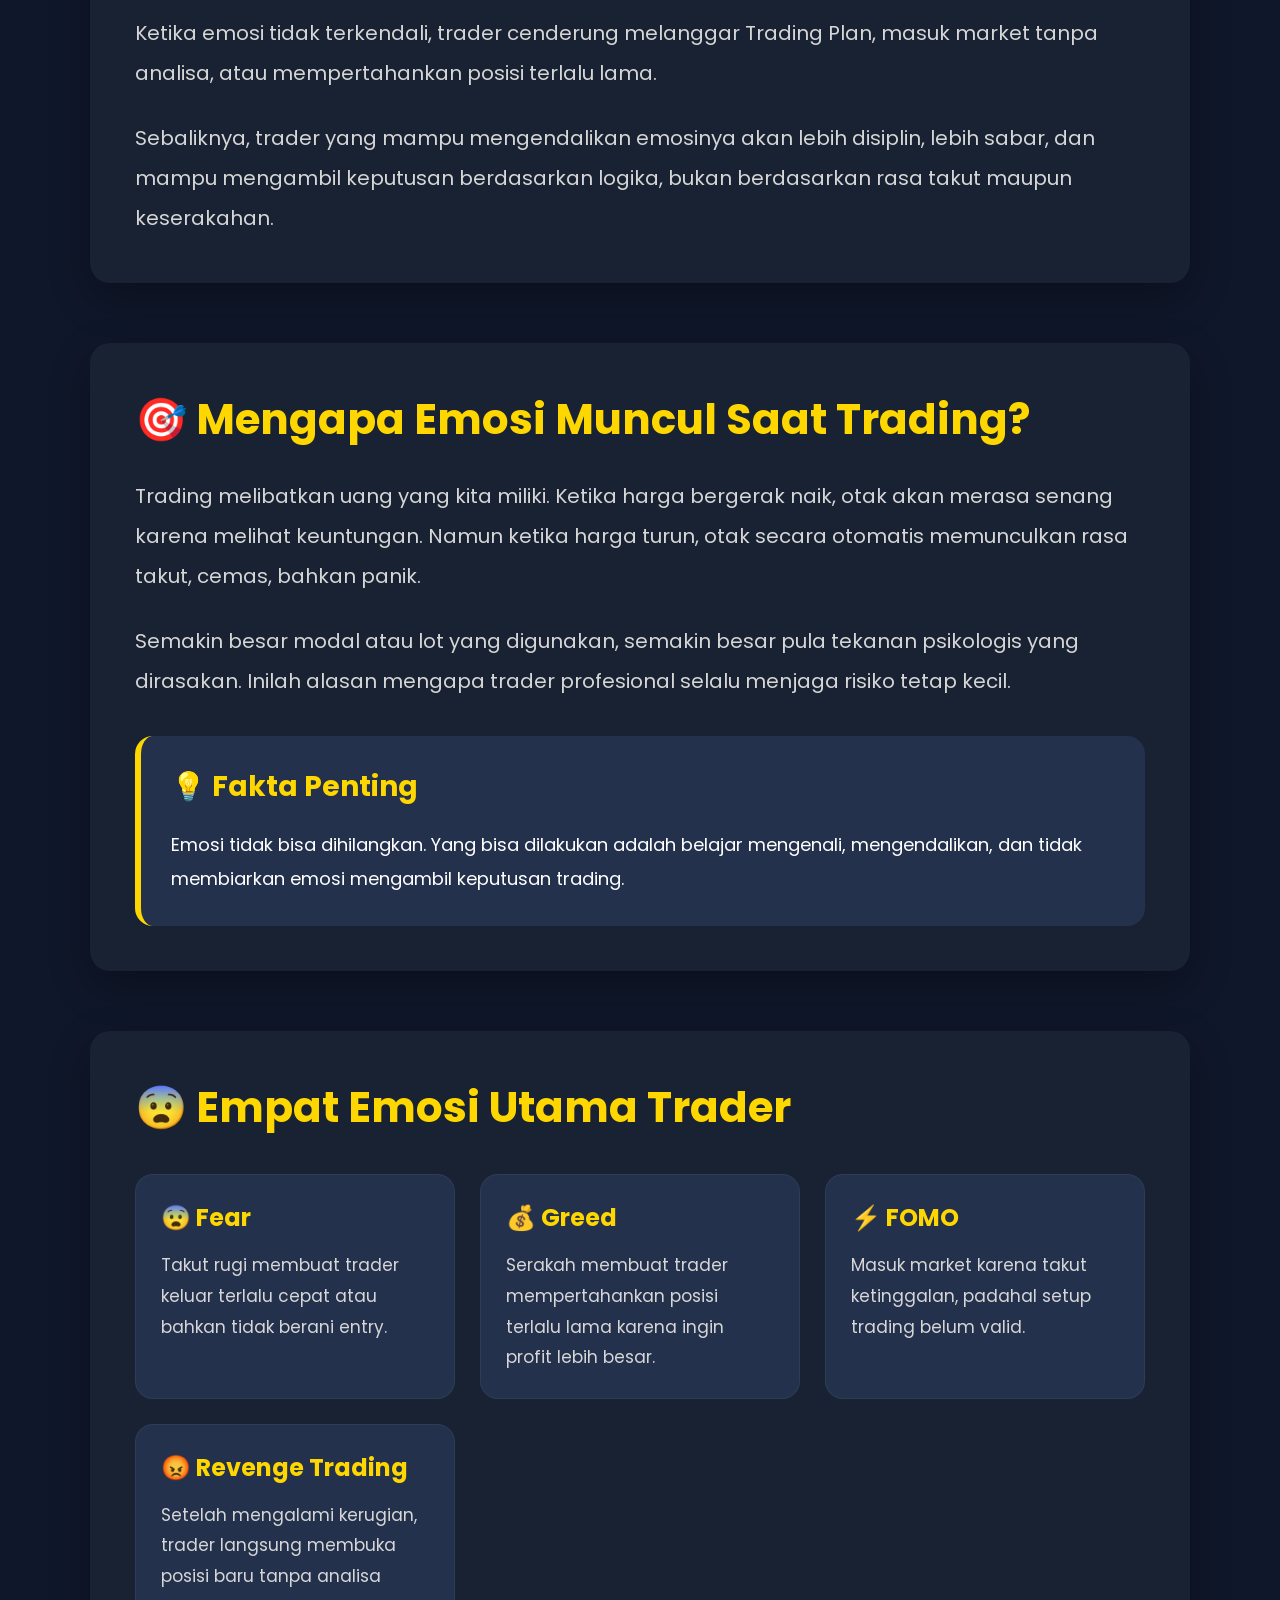
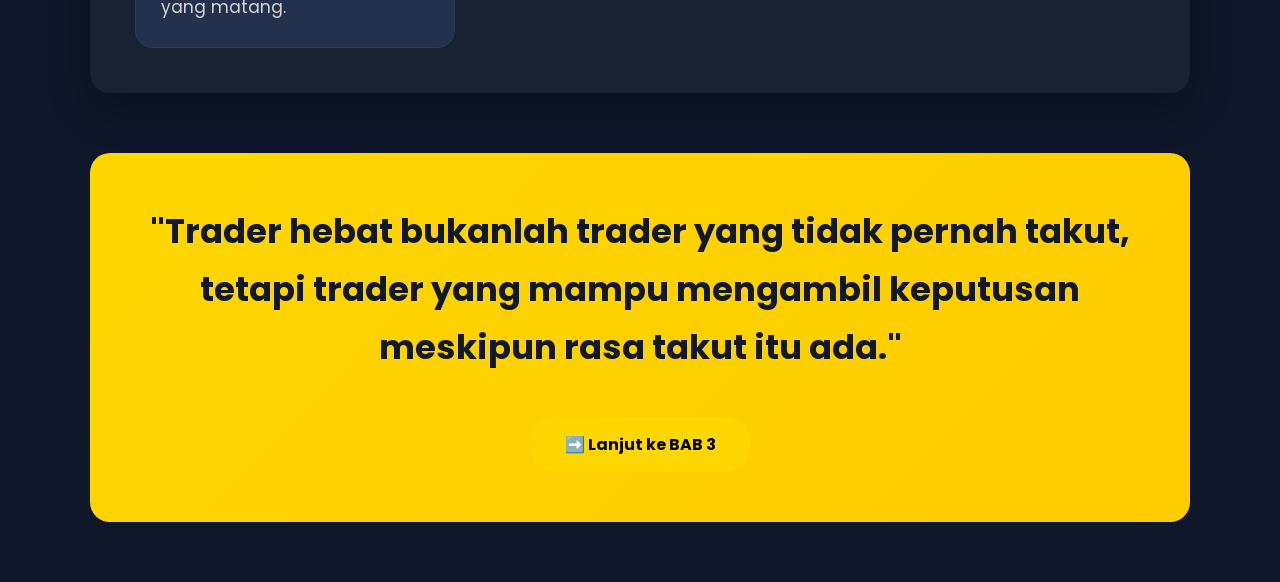
<file: psychology2.html>
<!DOCTYPE html>
<html lang="id">

<head>
    <meta charset="UTF-8">
    <meta name="viewport" content="width=device-width, initial-scale=1.0">

    <title>Trading Psychology | Family CS20</title>

    <!-- Google Font -->
    <link rel="preconnect" href="https://fonts.googleapis.com">
    <link rel="preconnect" href="https://fonts.gstatic.com" crossorigin>
    <link href="https://fonts.googleapis.com/css2?family=Poppins:wght@300;400;500;600;700;800&display=swap" rel="stylesheet">

    <style>
        * {
            margin: 0;
            padding: 0;
            box-sizing: border-box;
        }

        body {
            font-family: 'Poppins', sans-serif;
            background: #0f172a;
            color: #ffffff;
        }

       .hero{
    max-width:1100px;
    margin:60px auto;
    padding:40px;
}

        .badge {
            display: inline-block;
            background: #FFD700;
            color: #000;
            padding: 10px 22px;
            border-radius: 30px;
            font-weight: 700;
            margin-bottom: 25px;
        }

        .hero h1 {
            font-size: 60px;
            color: #FFD700;
            margin-bottom: 15px;
        }

        .hero h2 {
            font-size: 30px;
            color: #ffffff;
            font-weight: 500;
            margin-bottom: 25px;
        }

        .hero p {
            font-size: 20px;
            line-height: 2;
            color: #d6d6d6;
            margin-bottom: 40px;
        }

        .hero img {
            width: 100%;
            display: block;
            border-radius: 25px;
            box-shadow: 0 20px 50px rgba(0, 0, 0, .45);
        }

     .content{
    max-width:1100px;
    margin:60px auto;
    padding:45px;
    background:#182233;
    border-radius:20px;
    box-shadow:0 15px 40px rgba(0,0,0,.30);
}
        .content h2 {
            font-size: 42px;
            color: #FFD700;
            margin-bottom: 25px;
        }

        .content p {
            font-size: 20px;
            line-height: 2;
            color: #d6d6d6;
        }
        /* ========================= */
/* INFO BOX */
/* ========================= */

.info-box{
    background:#23314d;
    border-left:6px solid #FFD700;
    border-radius:18px;
    padding:30px;
    margin-top:35px;
}

.info-box h3{
    color:#FFD700;
    font-size:28px;
    margin-bottom:20px;
}

.info-box p{
    color:#ffffff;
    font-size:18px;
    line-height:1.9;
}

  /* ========================= */
/* CARD GRID */
/* ========================= */

.grid{
    display:grid;
    grid-template-columns:repeat(auto-fit,minmax(240px,1fr));
    gap:25px;
    margin-top:35px;
}

.card{
    background:#23314d;
    border-radius:18px;
    padding:25px;
    transition:.3s;
    border:1px solid rgba(255,255,255,.05);
}

.card:hover{
    transform:translateY(-8px);
    box-shadow:0 20px 40px rgba(0,0,0,.35);
}

.card h3{
    color:#FFD700;
    margin-bottom:15px;
    font-size:24px;
}

.card p{
    font-size:17px;
    line-height:1.8;
    color:#d6d6d6;
}

.quote-box{
    max-width:1100px;
    margin:60px auto;
    background:linear-gradient(135deg,#FFD700,#ffcc00);
    color:#111827;
    padding:50px;
    border-radius:20px;
    text-align:center;
}

.quote-box h2{
    color:#111827;
    font-size:34px;
    line-height:1.7;
}

.next-btn{
    display:inline-block;
    margin-top:40px;
    background:#FFD700;
    color:#000;
    padding:15px 35px;
    border-radius:40px;
    text-decoration:none;
    font-weight:bold;
    transition:.3s;
}

.next-btn:hover{
    background:#fff;
}
        
</style>
    
</head>

<body>

<!-- ================= HERO ================= -->

<section class="hero">

    <div class="badge">
        📖 BAB 2 dari 10
    </div>

    <h1>🎭 Mengenal Emosi dalam Trading</h1>

    <h2>Emosi Adalah Musuh Terbesar Seorang Trader</h2>

    <p>
        Sebelum mampu mengendalikan emosi, Anda harus mengenali
        berbagai emosi yang sering muncul saat melakukan trading.
        Emosi yang tidak terkendali akan membuat keputusan menjadi
        tidak objektif dan sering berakhir dengan kerugian.
    </p>

    <img src="assets/psychology/bab2.webp" alt="BAB 2 Trading Psychology">

</section>

<!-- ================= APA ITU EMOSI ================= -->

<section class="content">

<h2>🧠 Apa Itu Emosi dalam Trading?</h2>

<p>
Emosi dalam trading adalah respon psikologis yang muncul ketika
seorang trader menghadapi keuntungan, kerugian, maupun ketidakpastian
di dalam market.
</p>

<br>

<p>
Ketika emosi tidak terkendali,
trader cenderung melanggar Trading Plan,
masuk market tanpa analisa,
atau mempertahankan posisi terlalu lama.
</p>

<br>

<p>
Sebaliknya,
trader yang mampu mengendalikan emosinya
akan lebih disiplin,
lebih sabar,
dan mampu mengambil keputusan berdasarkan logika,
bukan berdasarkan rasa takut maupun keserakahan.
</p>

</section>

<!-- ================= MENGAPA EMOSI MUNCUL ================= -->

<section class="content">

<h2>🎯 Mengapa Emosi Muncul Saat Trading?</h2>

<p>
Trading melibatkan uang yang kita miliki.
Ketika harga bergerak naik,
otak akan merasa senang karena melihat keuntungan.
Namun ketika harga turun,
otak secara otomatis memunculkan rasa takut,
cemas,
bahkan panik.
</p>

<br>

<p>
Semakin besar modal atau lot yang digunakan,
semakin besar pula tekanan psikologis yang dirasakan.
Inilah alasan mengapa trader profesional
selalu menjaga risiko tetap kecil.
</p>

<div class="info-box">

<h3>💡 Fakta Penting</h3>

<p>
Emosi tidak bisa dihilangkan.
Yang bisa dilakukan adalah belajar mengenali,
mengendalikan,
dan tidak membiarkan emosi mengambil keputusan trading.
</p>

</div>

</section>

<!-- ================= EMPAT EMOSI ================= -->

<section class="content">

<h2>😨 Empat Emosi Utama Trader</h2>

<div class="grid">

<div class="card">
<h3>😨 Fear</h3>
<p>
Takut rugi membuat trader keluar terlalu cepat
atau bahkan tidak berani entry.
</p>
</div>

<div class="card">
<h3>💰 Greed</h3>
<p>
Serakah membuat trader mempertahankan posisi
terlalu lama karena ingin profit lebih besar.
</p>
</div>

<div class="card">
<h3>⚡ FOMO</h3>
<p>
Masuk market karena takut ketinggalan,
padahal setup trading belum valid.
</p>
</div>

<div class="card">
<h3>😡 Revenge Trading</h3>
<p>
Setelah mengalami kerugian,
trader langsung membuka posisi baru
tanpa analisa yang matang.
</p>
</div>

</div>

</section>

<!-- ================= PENUTUP ================= -->

<section class="quote-box">

<h2>
"Trader hebat bukanlah trader yang tidak pernah takut,
tetapi trader yang mampu mengambil keputusan
meskipun rasa takut itu ada."
</h2>

<a href="psychology3.html" class="next-btn">
➡️ Lanjut ke BAB 3
</a>

</section>

</body>
</html>
</file>
<file: assets/css/style.css>
/* RESET */
*{
    margin:0;
    padding:0;
    box-sizing:border-box;
    font-family:'Poppins',sans-serif;
}

body{
    background:#08111f;
    color:white;
    line-height:1.6;
}

/* HEADER */
header{
    display:flex;
    justify-content:space-between;
    align-items:center;
    padding:20px 8%;
    background:#0d1626;
    position:sticky;
    top:0;
    z-index:1000;
}

.logo{
    font-size:30px;
    font-weight:bold;
    color:#FFD700;
}

nav a{
    color:white;
    text-decoration:none;
    margin-left:20px;
    transition:.3s;
}

nav a:hover{
    color:#FFD700;
}

/* HERO */
.hero{
    height:90vh;
    display:flex;
    flex-direction:column;
    justify-content:center;
    align-items:center;
    text-align:center;
    padding:20px;
}

.hero h1{
    font-size:60px;
    margin-bottom:20px;
}

.hero span{
    color:#FFD700;
}

.hero p{
    max-width:800px;
    font-size:20px;
    margin-bottom:30px;
}

/* BUTTON */
.btn{
    display:inline-block;
    padding:15px 35px;
    background:#FFD700;
    color:#000;
    text-decoration:none;
    border-radius:40px;
    font-weight:bold;
    transition:.3s;
}

.btn:hover{
    transform:scale(1.05);
}

/* SECTION */
.section{
    padding:80px 8%;
}

.title{
    text-align:center;
    color:#FFD700;
    margin-bottom:40px;
}

/* CARD */
.grid{
    display:grid;
    grid-template-columns:repeat(auto-fit,minmax(250px,1fr));
    gap:25px;
}

.card{
    background:#111d31;
    padding:25px;
    border-radius:15px;
    transition:.3s;
}

.card:hover{
    transform:translateY(-8px);
}

.card h3{
    color:#FFD700;
    margin-bottom:15px;
}

/* FOOTER */
footer{
    background:#050b16;
    text-align:center;
    padding:30px;
    margin-top:50px;
}
</file>
